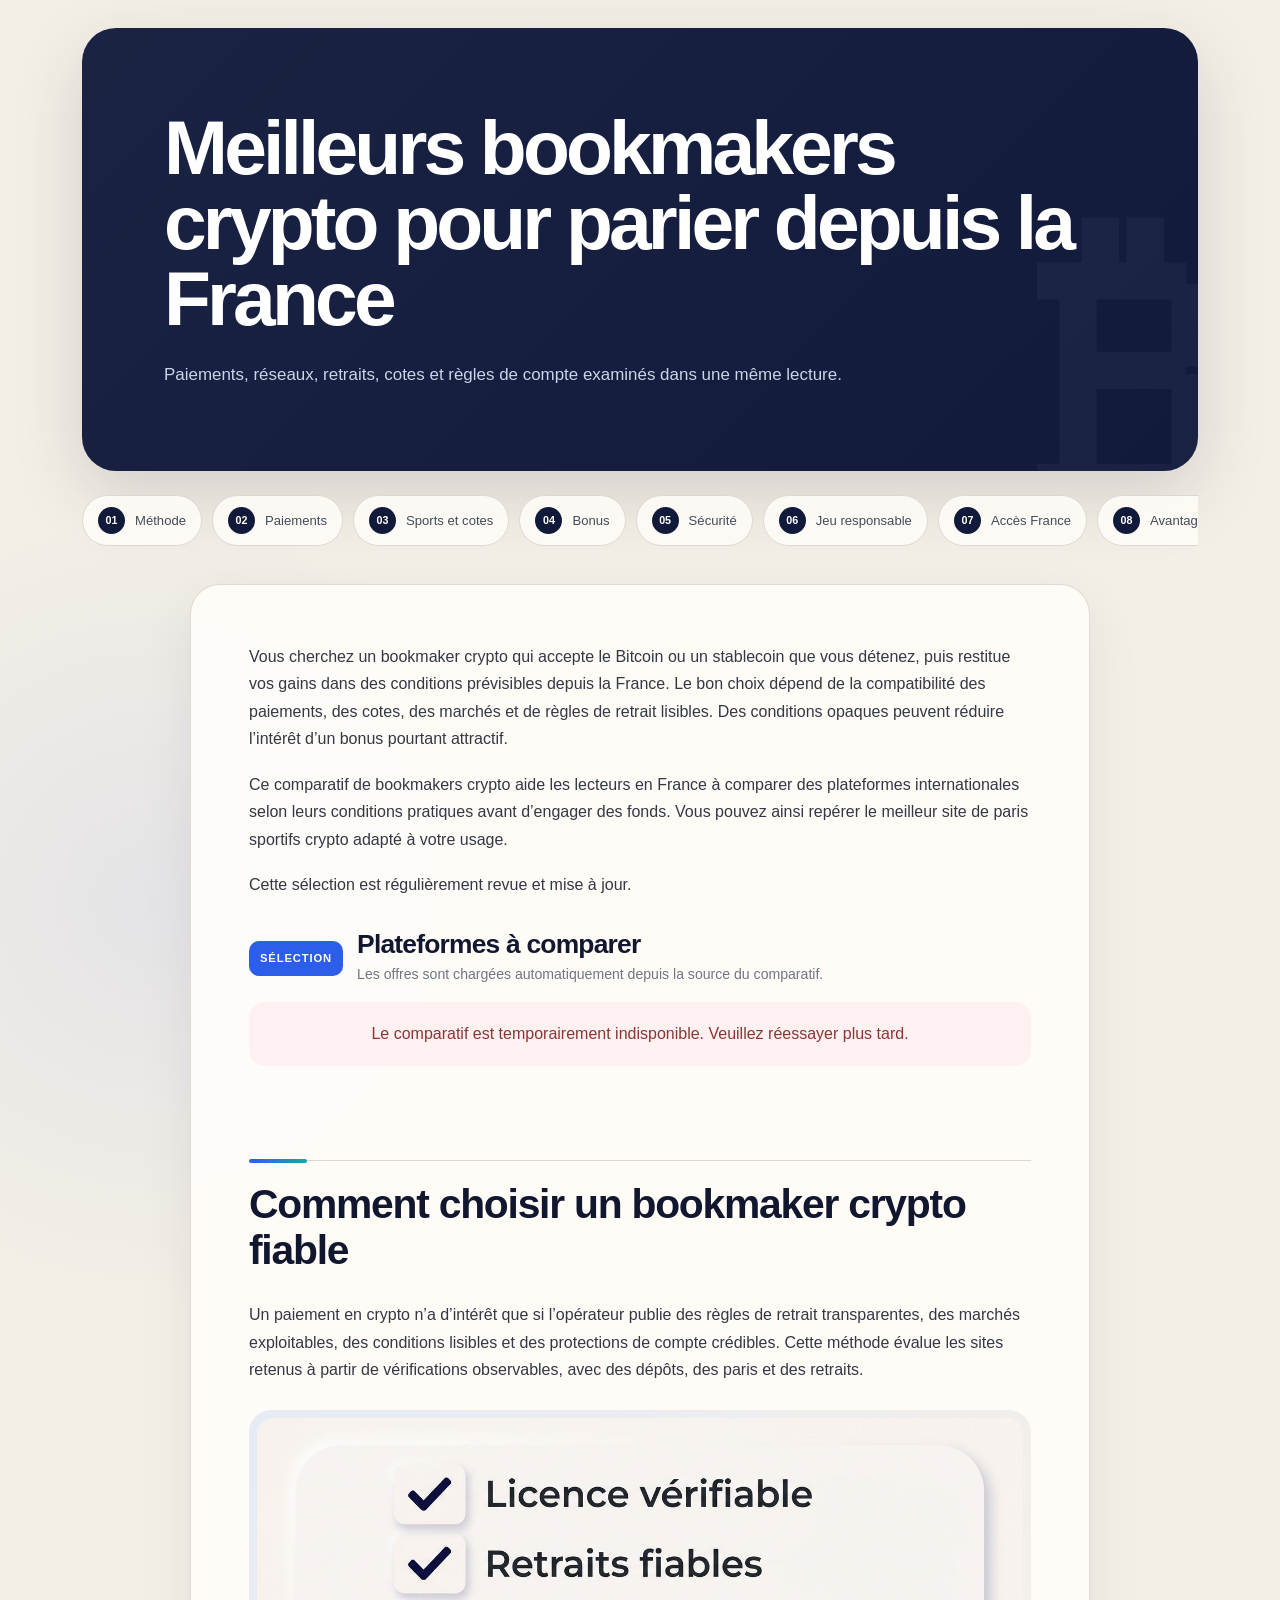
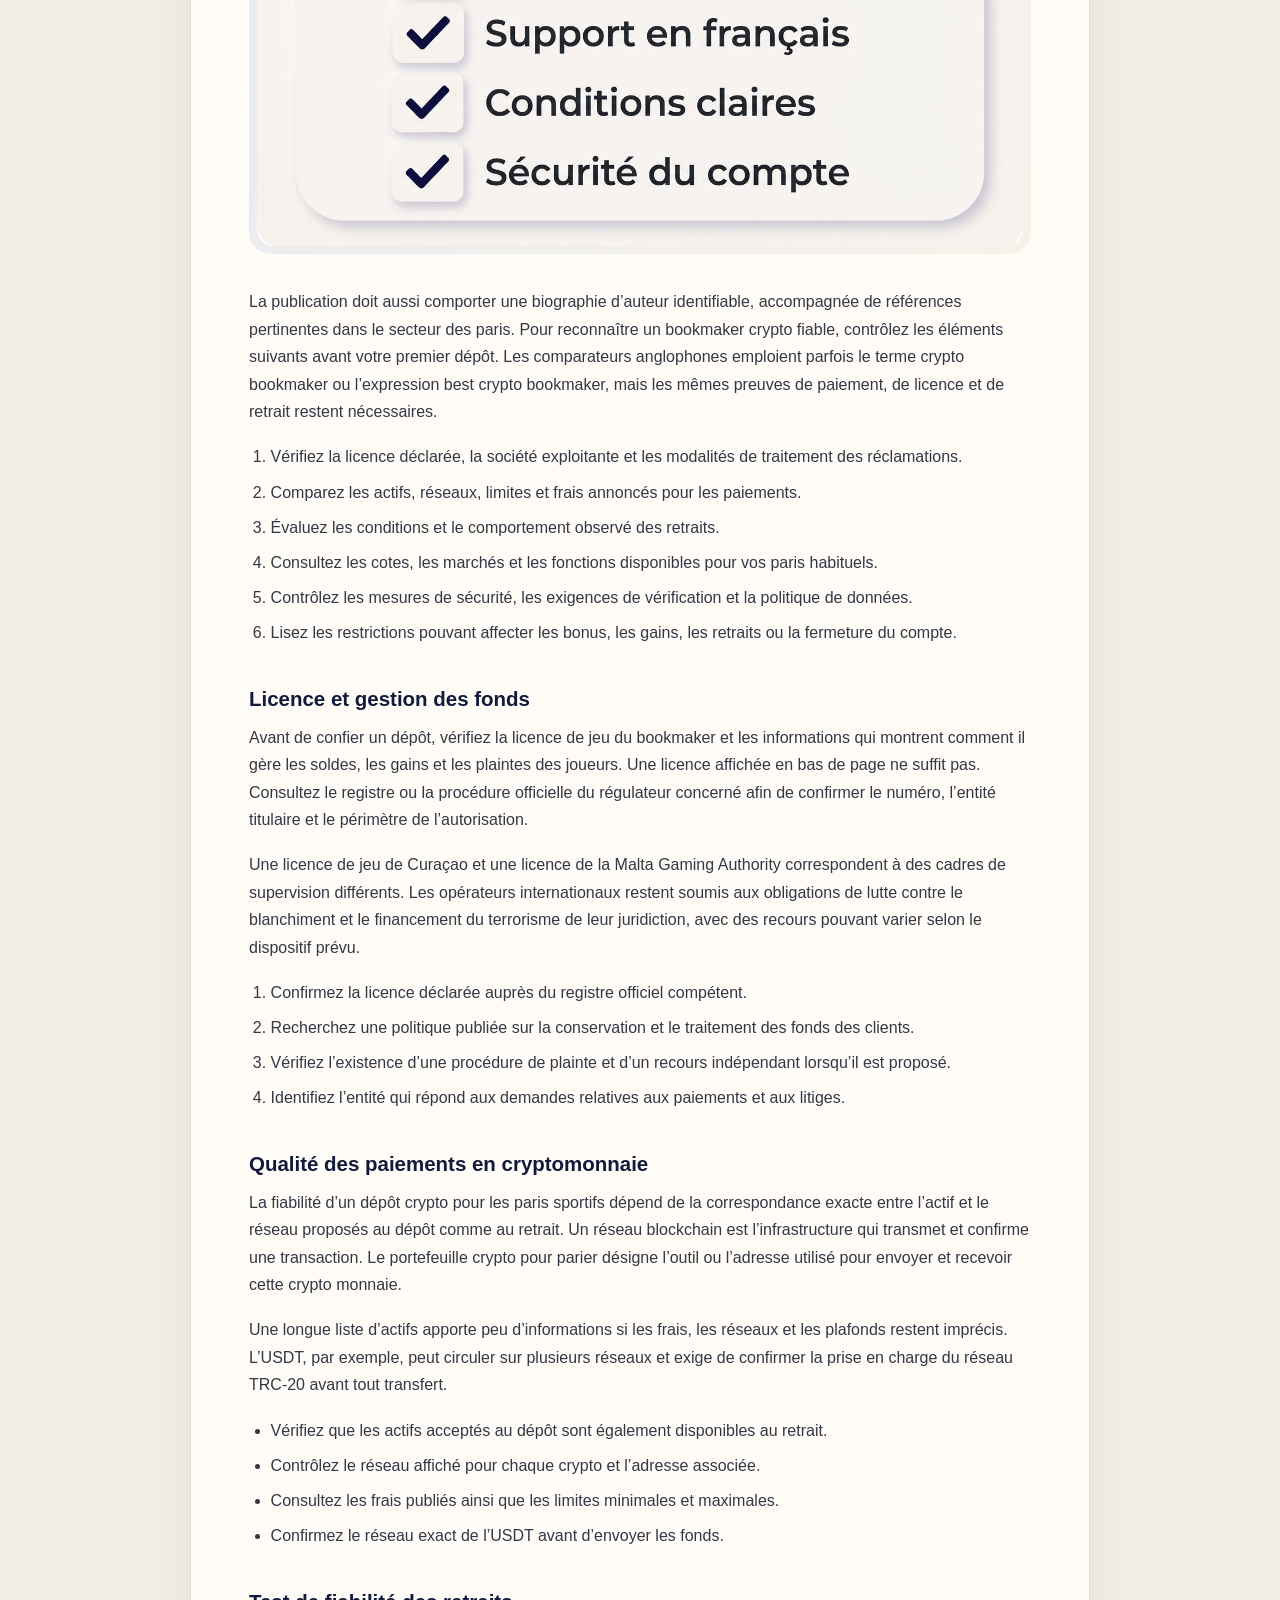
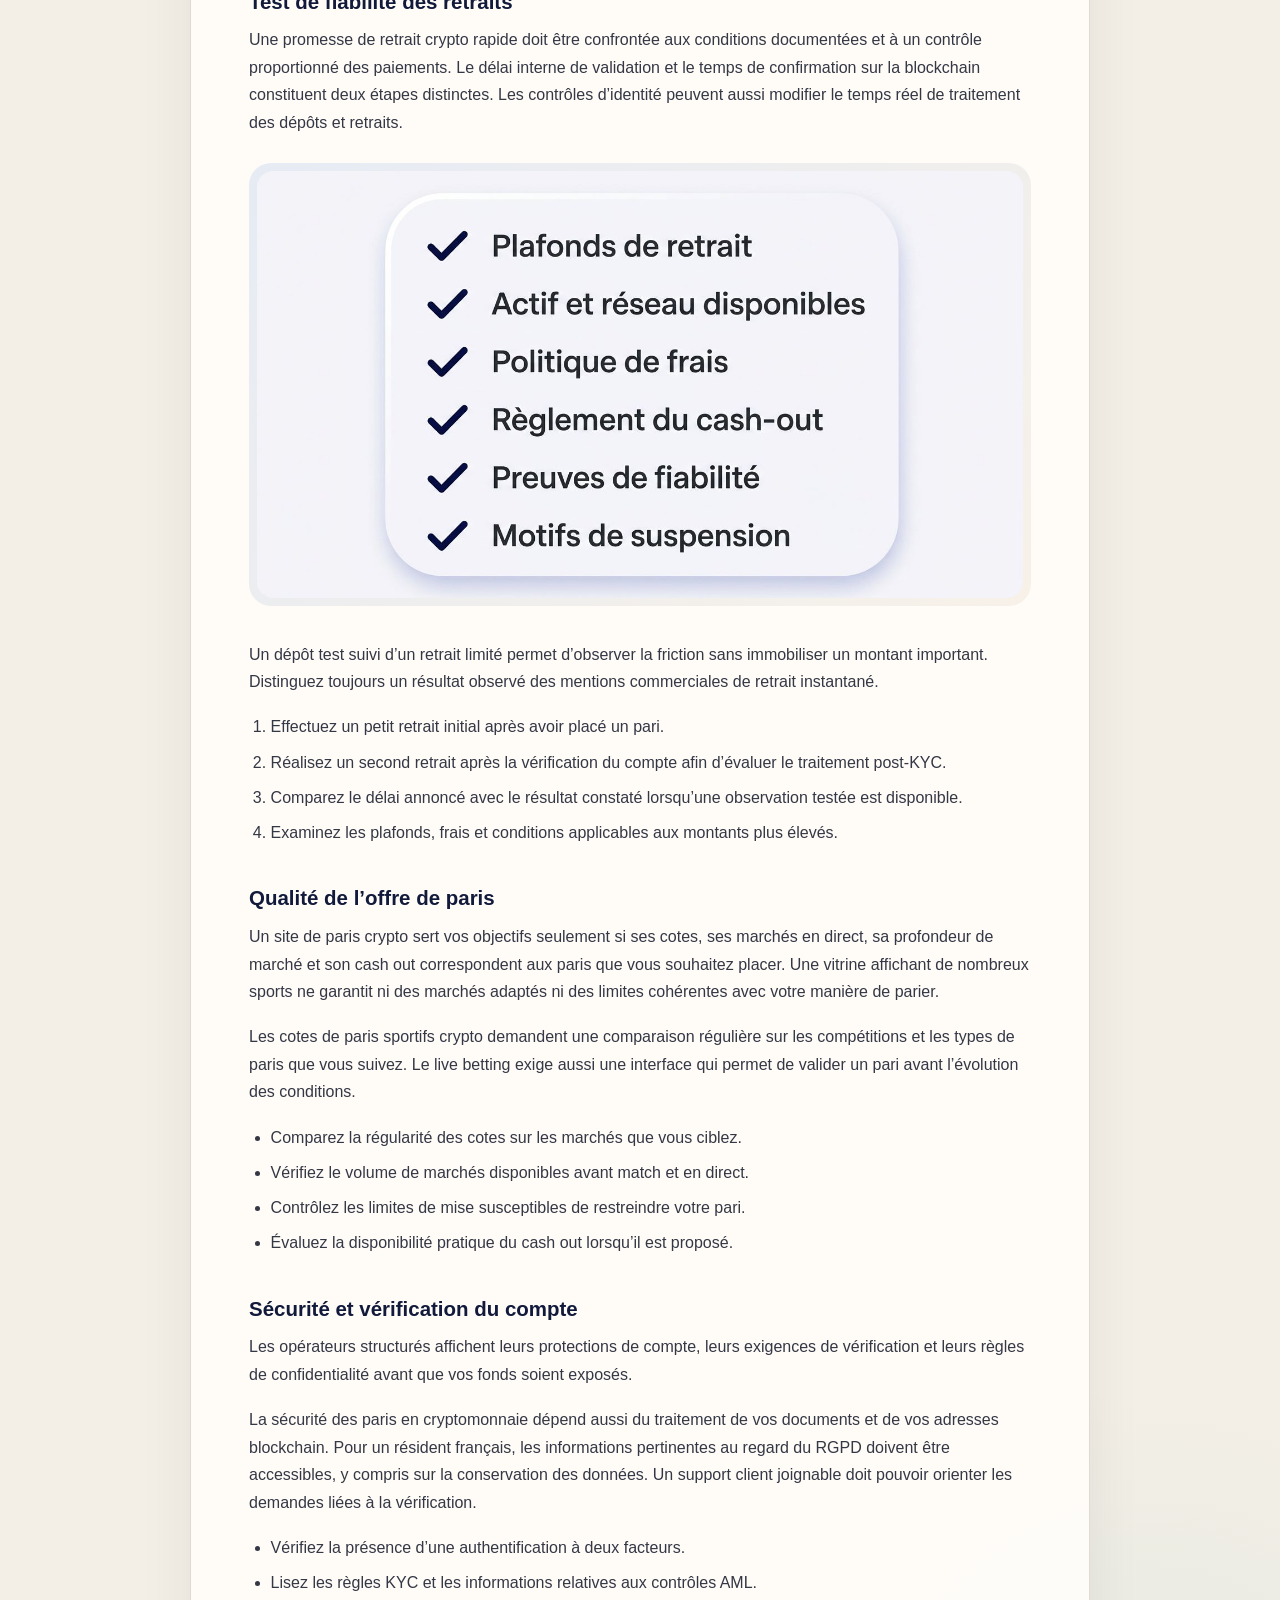
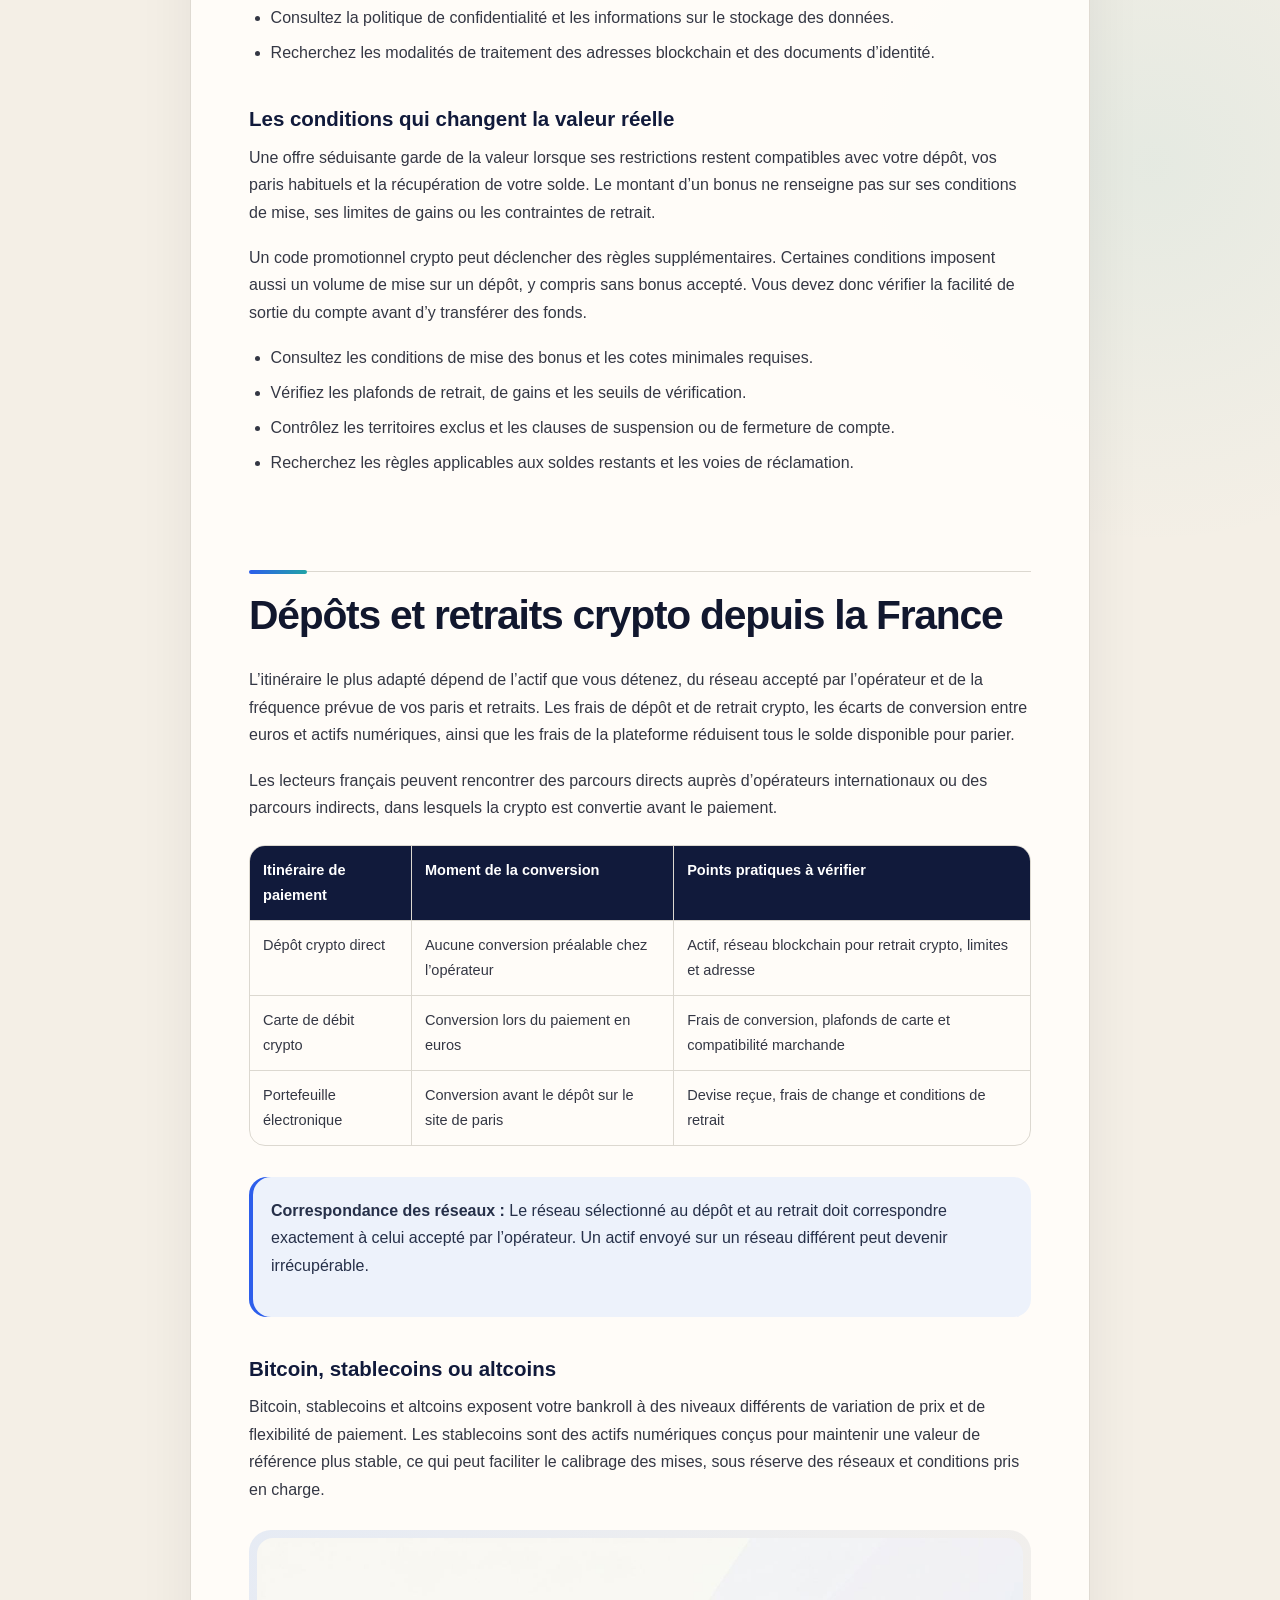
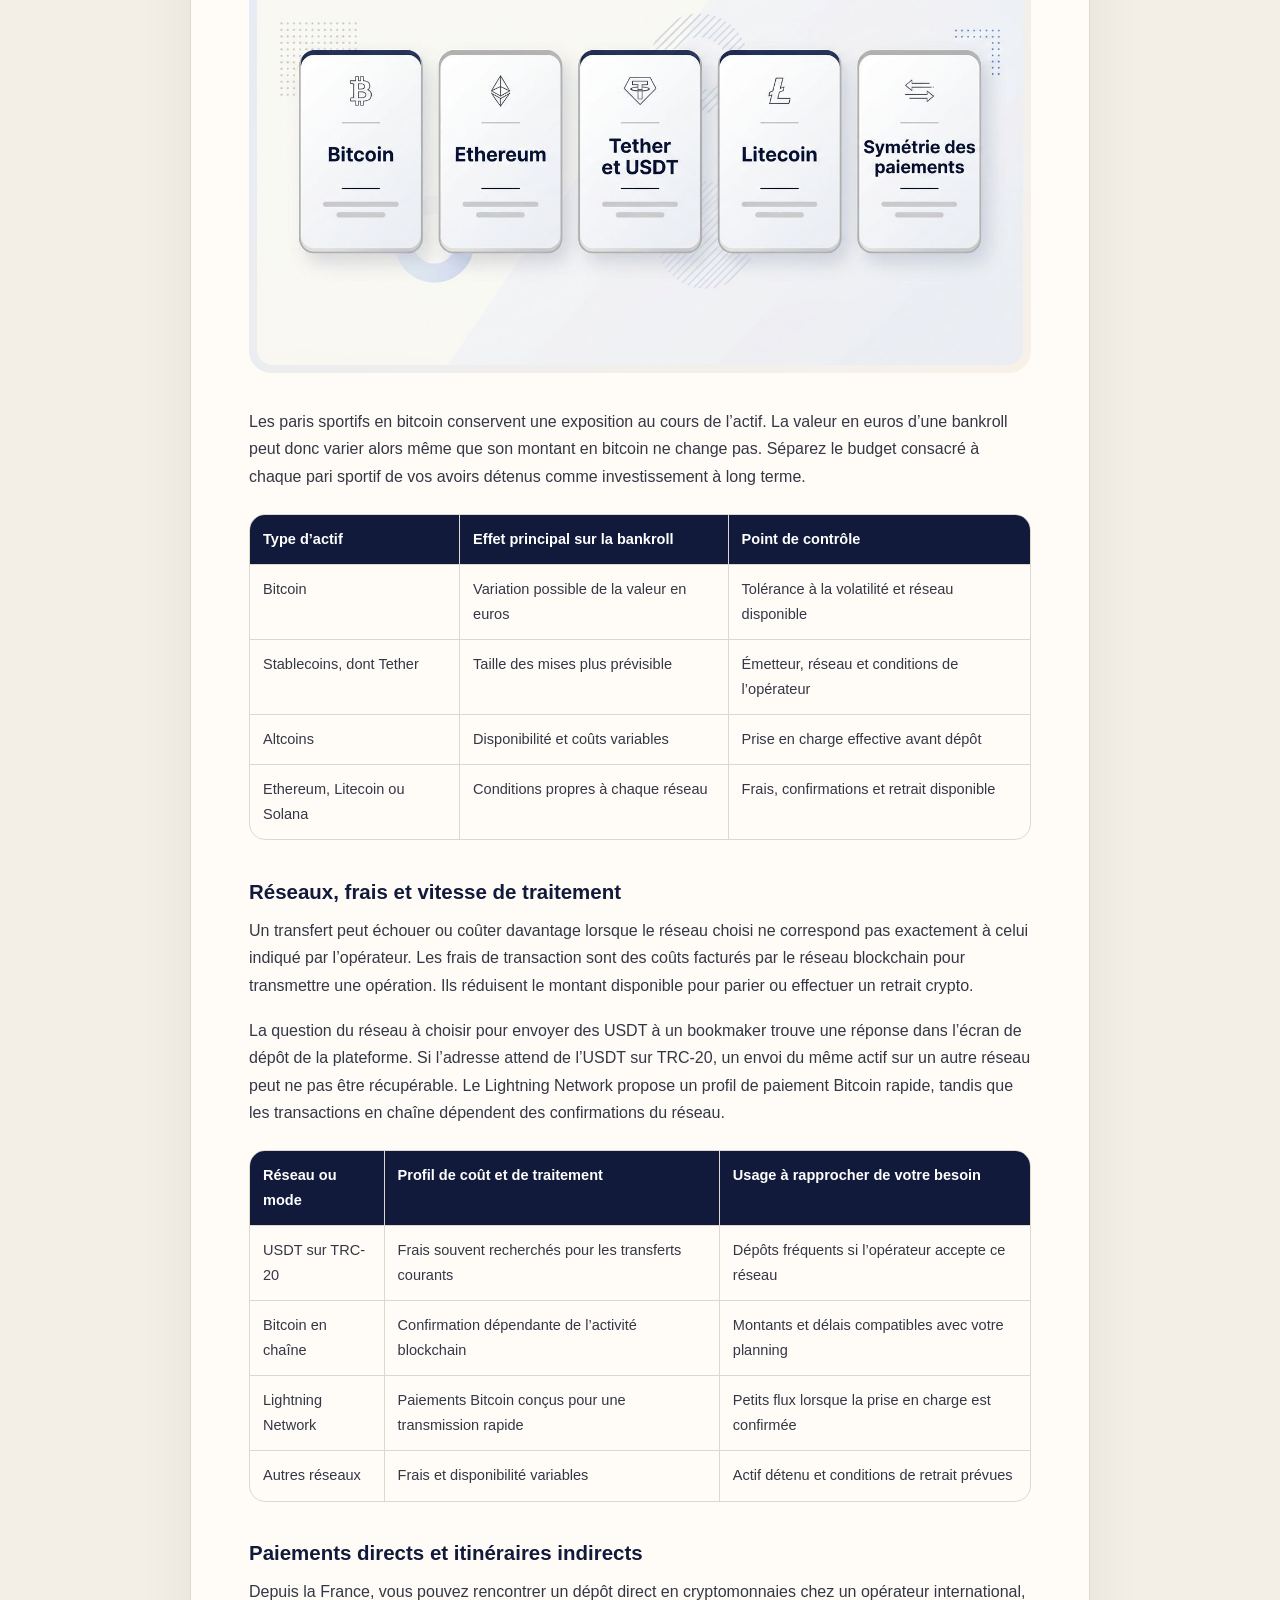
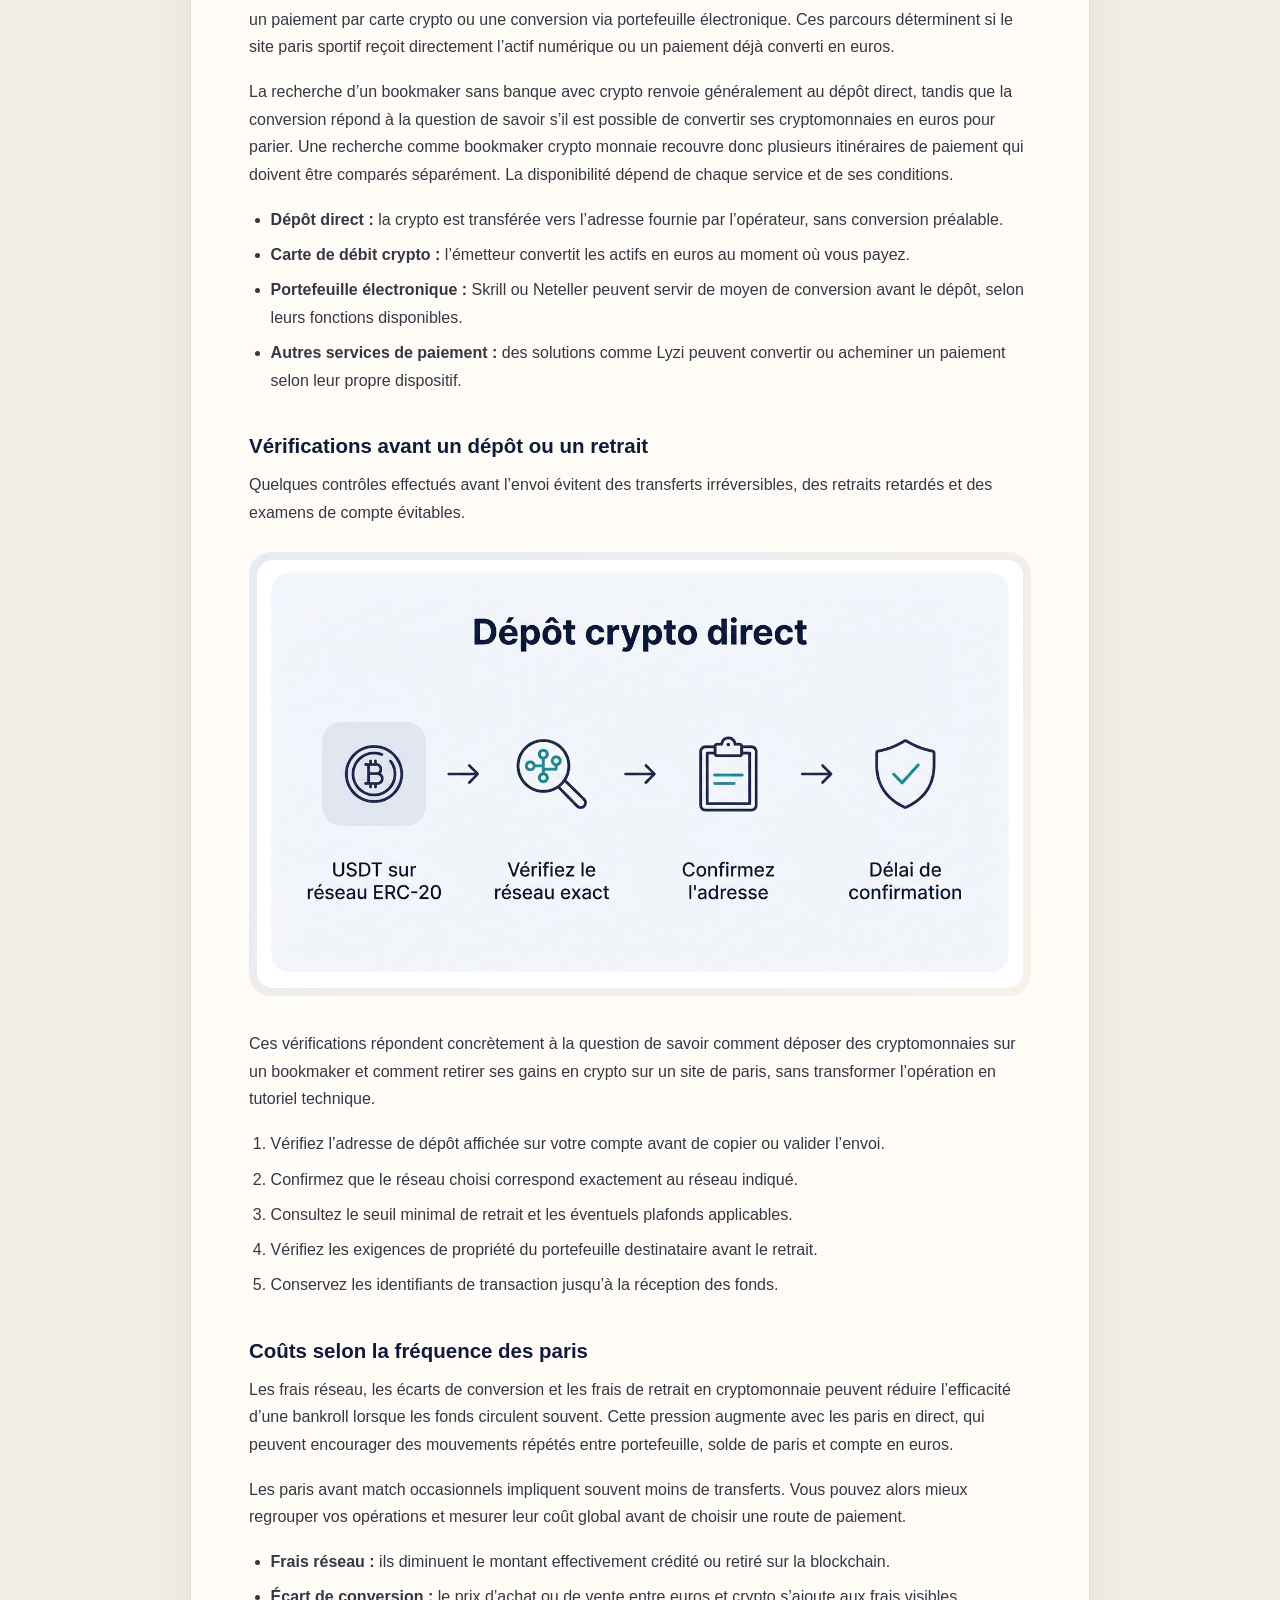
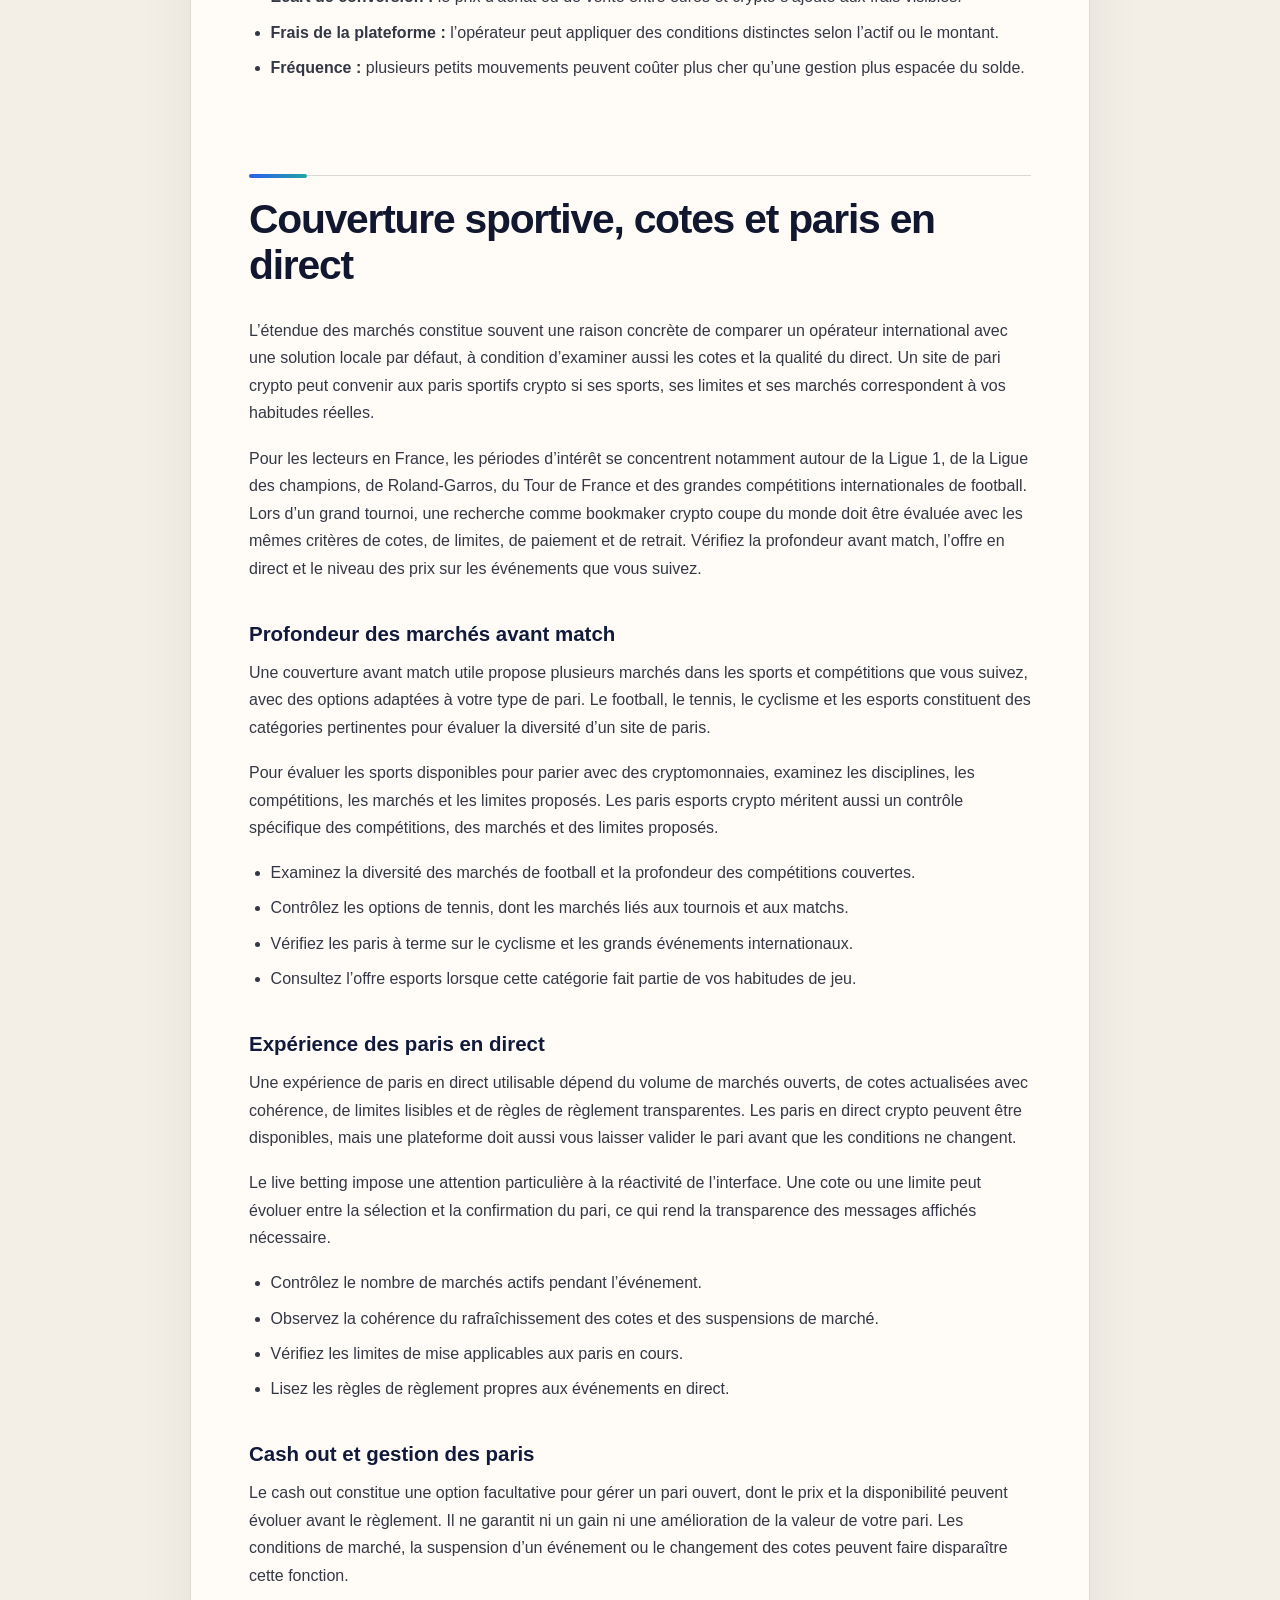
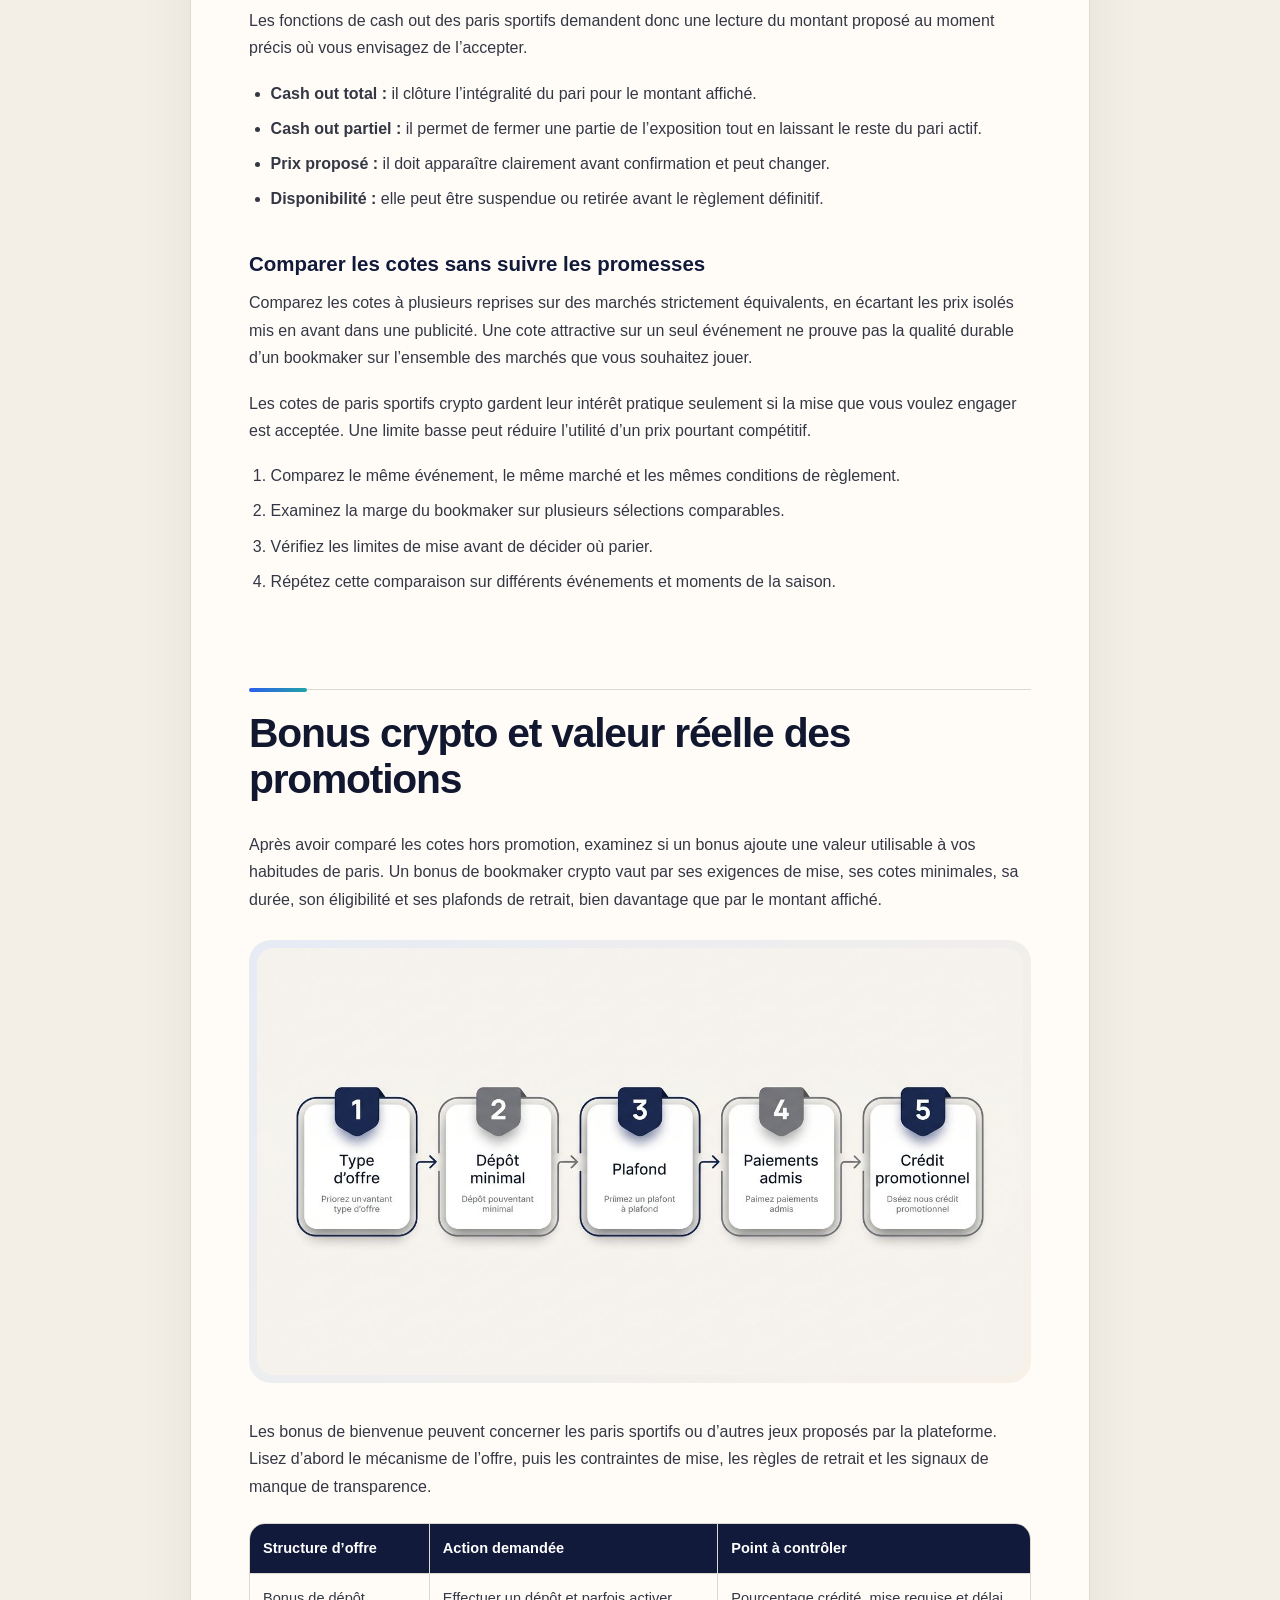
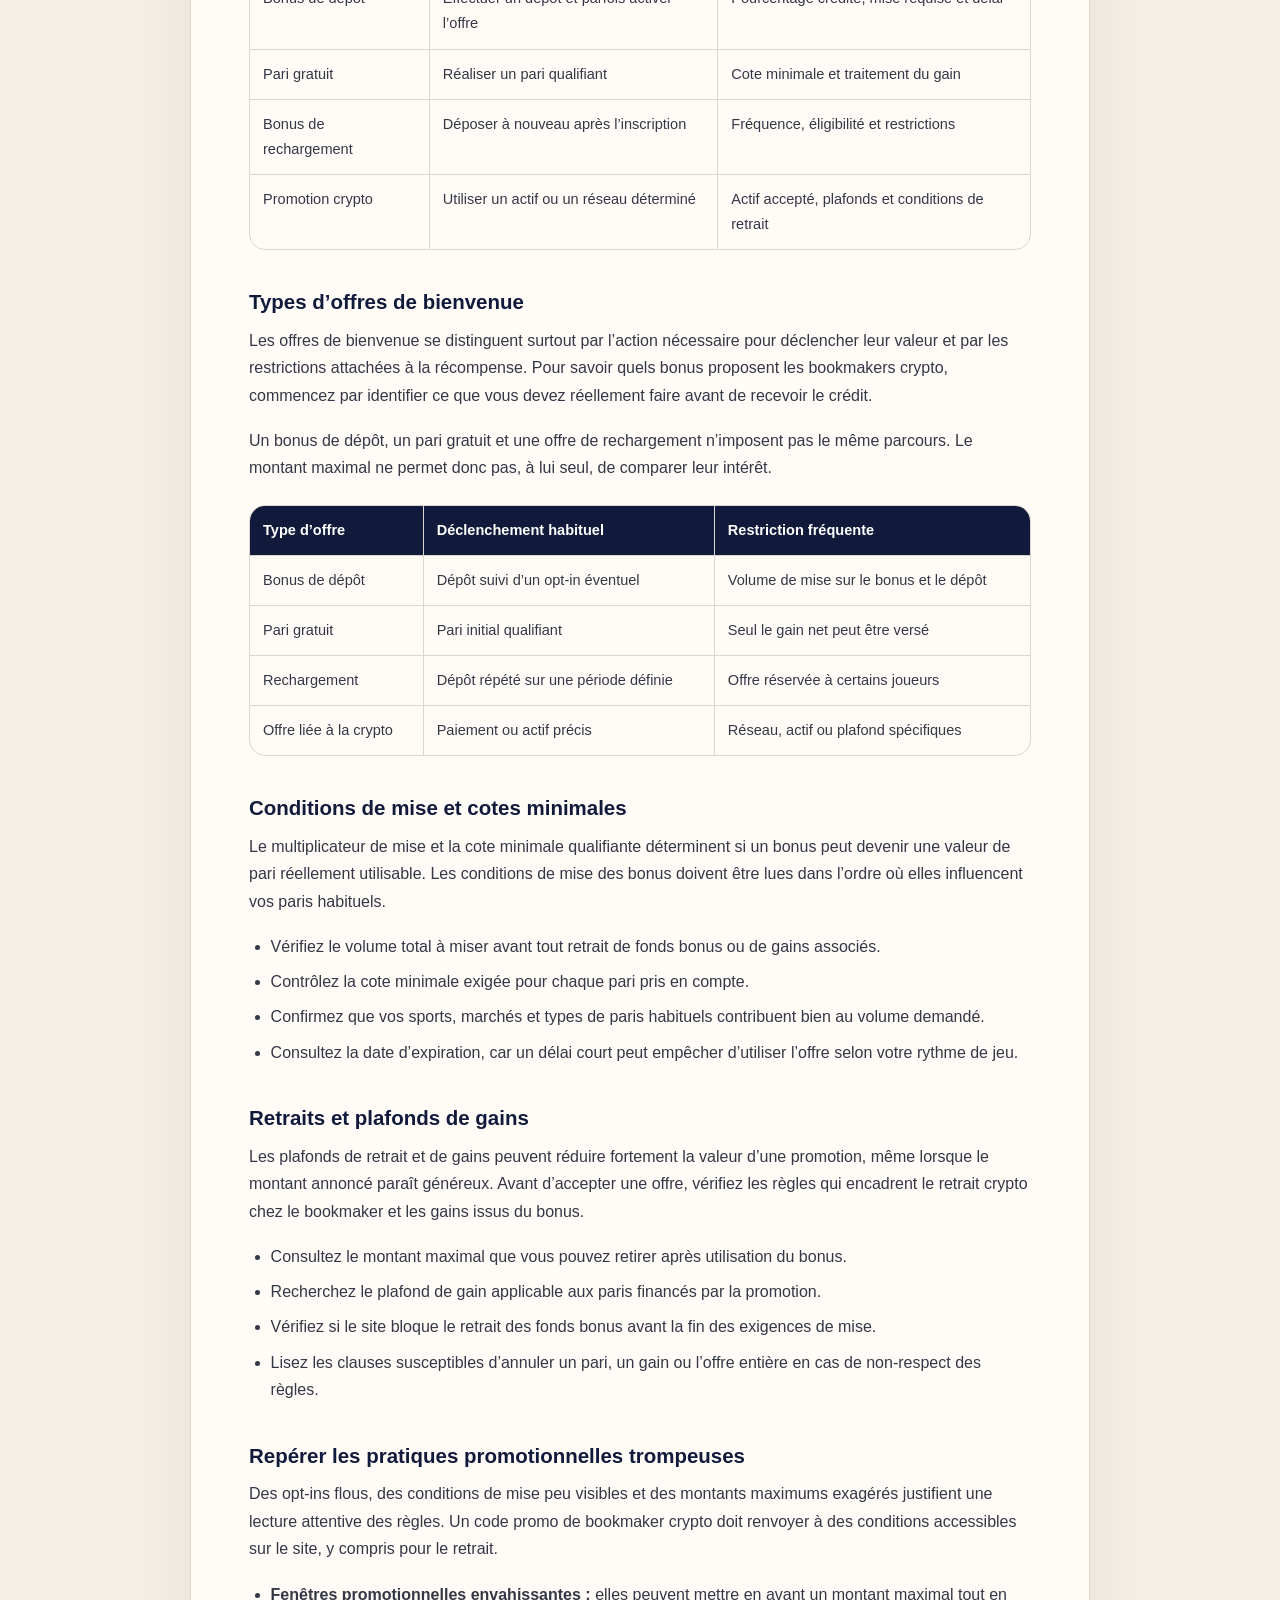
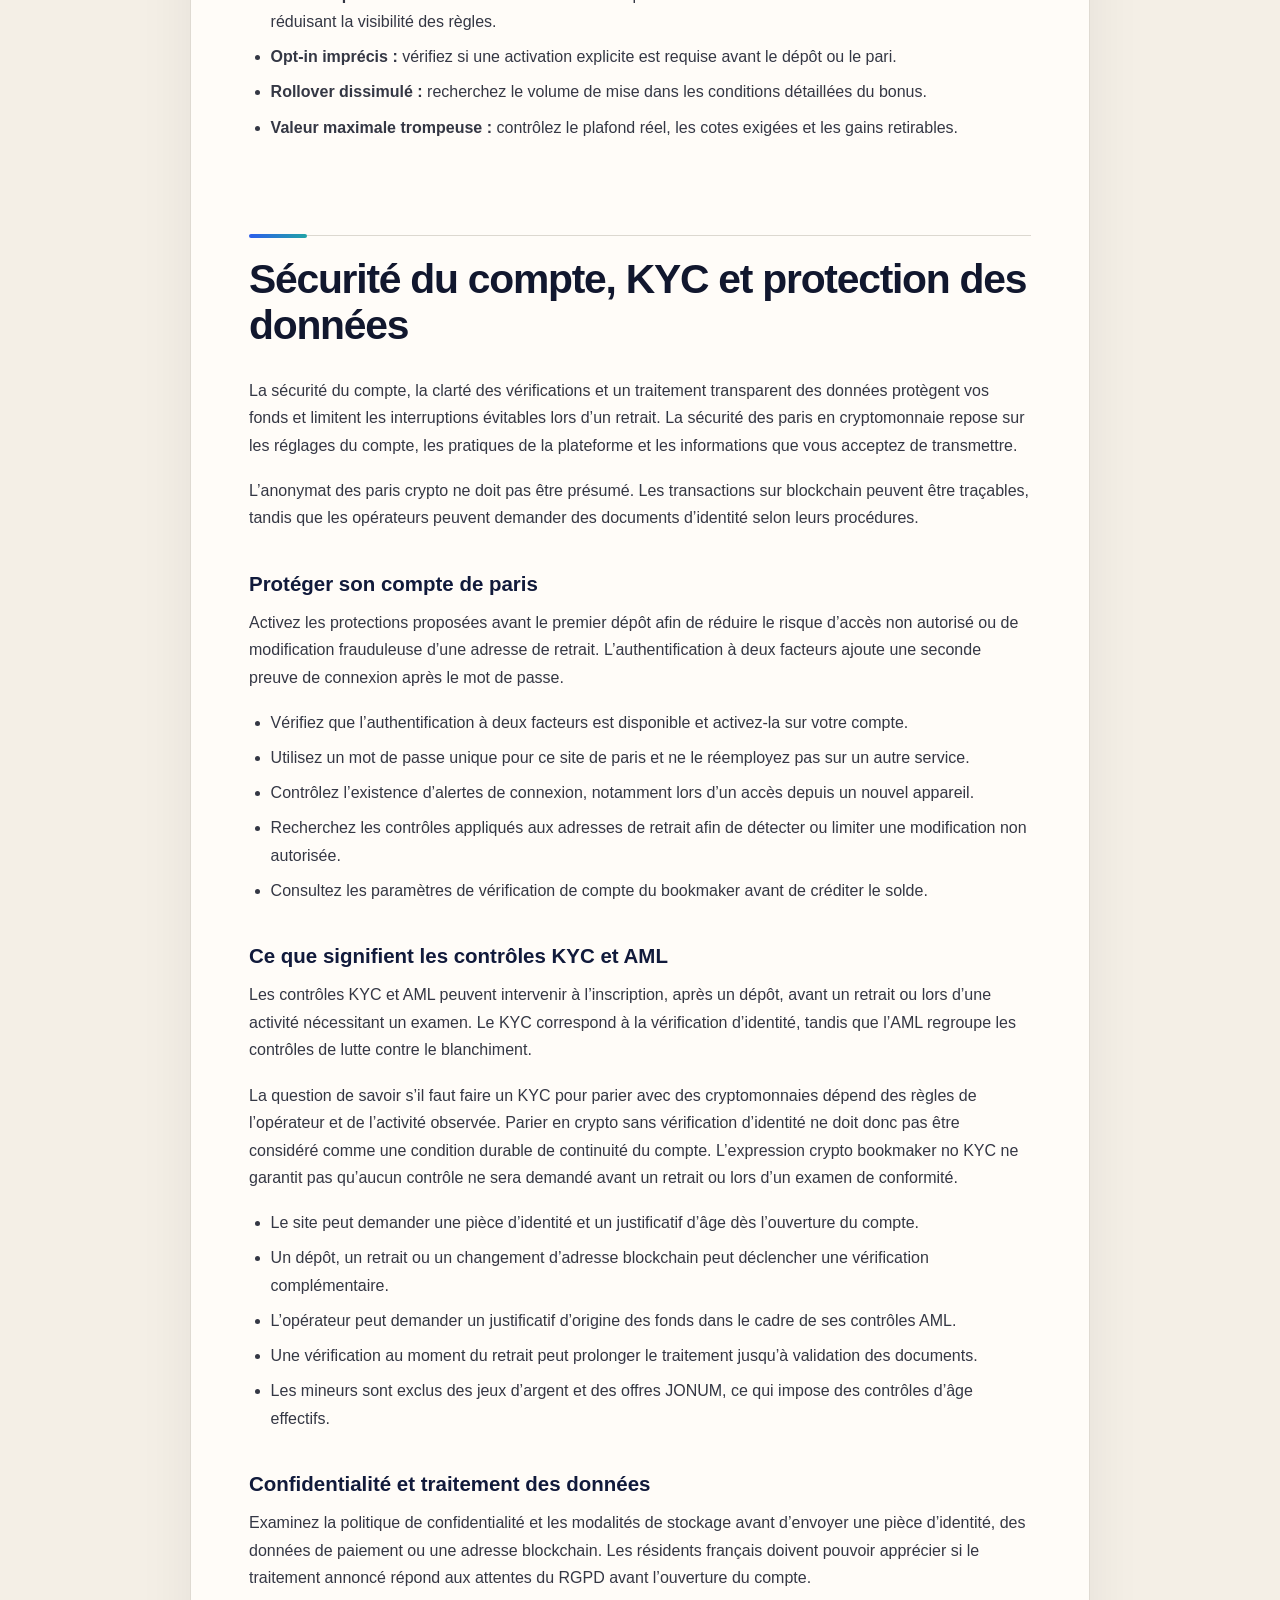
<file: public/index.html>
<!doctype html>
<html lang="fr">
<head>
<meta charset="utf-8">
<meta name="viewport" content="width=device-width,initial-scale=1">
<title>Meilleurs bookmakers crypto pour parier depuis la France</title>
<meta name="description" content="Comparatif français des plateformes de paris crypto : dépôts, retraits, réseaux, cotes, bonus, KYC, sécurité, accès et gestion de bankroll.">
<meta name="theme-color" content="#10162f">
<meta property="og:type" content="article">
<meta property="og:title" content="Meilleurs bookmakers crypto pour parier depuis la France">
<meta property="og:description" content="Comparatif français des plateformes de paris crypto : dépôts, retraits, réseaux, cotes, bonus, KYC, sécurité, accès et gestion de bankroll.">
<meta property="og:image" content="assets/images/depot-crypto-direct-usdt-erc20.jpg">
<link rel="icon" href="/favicon.ico" sizes="any">
<link rel="icon" type="image/png" href="/favicon.png">
<link rel="stylesheet" href="assets/css/site.css">
</head>
<body data-schema-kind="article" data-schema-headline="Meilleurs bookmakers crypto pour parier depuis la France" data-schema-description="Comparatif français des plateformes de paris crypto : dépôts, retraits, réseaux, cotes, bonus, KYC, sécurité, accès et gestion de bankroll." data-schema-image="assets/images/depot-crypto-direct-usdt-erc20.jpg">
<a class="skip-link" href="#content">Aller au contenu</a>
<main>
  <section class="hero">
    <h1>Meilleurs bookmakers crypto pour parier depuis la France</h1>
    <p class="hero-summary">Paiements, réseaux, retraits, cotes et règles de compte examinés dans une même lecture.</p>
  </section>
  <nav class="section-nav" aria-label="Sommaire"><a href="#comment-choisir-un-bookmaker-crypto-fiable"><span>01</span>Méthode</a><a href="#depots-et-retraits-crypto-depuis-la-france"><span>02</span>Paiements</a><a href="#couverture-sportive-cotes-et-paris-en-direct"><span>03</span>Sports et cotes</a><a href="#bonus-crypto-et-valeur-reelle-des-promotions"><span>04</span>Bonus</a><a href="#securite-du-compte-kyc-et-protection-des-donnees"><span>05</span>Sécurité</a><a href="#outils-pour-des-paris-crypto-responsables"><span>06</span>Jeu responsable</a><a href="#paris-crypto-en-france-et-conditions-d-acces"><span>07</span>Accès France</a><a href="#avantages-et-risques-d-un-bookmaker-crypto"><span>08</span>Avantages et risques</a><a href="#les-points-a-retenir-avant-de-choisir"><span>09</span>Synthèse</a><a href="#choisissez-un-site-de-paris-crypto-adapte-a-vos-besoins"><span>10</span>Choix final</a><a href="#questions-frequentes-sur-les-bookmakers-crypto-en-france"><span>11</span>FAQ</a></nav>
  <article id="content" class="article-shell">
<p>Vous cherchez un bookmaker crypto qui accepte le Bitcoin ou un stablecoin que vous détenez, puis restitue vos gains dans des conditions prévisibles depuis la France. Le bon choix dépend de la compatibilité des paiements, des cotes, des marchés et de règles de retrait lisibles. Des conditions opaques peuvent réduire l’intérêt d’un bonus pourtant attractif.</p>
<p>Ce comparatif de bookmakers crypto aide les lecteurs en France à comparer des plateformes internationales selon leurs conditions pratiques avant d’engager des fonds. Vous pouvez ainsi repérer le meilleur site de paris sportifs crypto adapté à votre usage.</p>
<p>Cette sélection est régulièrement revue et mise à jour.</p>

<section aria-labelledby="ranking-title" class="ranking-block">
<div class="ranking-intro">
<span class="eyebrow">Sélection</span>
<h2 id="ranking-title">Plateformes à comparer</h2>
<p>Les offres sont chargées automatiquement depuis la source du comparatif.</p>
</div>
<div aria-live="polite" class="ranking-list" id="affiliate-table">
<div class="rank-card skeleton-card"><div class="skeleton rank-s"></div><div class="skeleton logo-s"></div><div class="skeleton text-s"></div><div class="skeleton bonus-s"></div><div class="skeleton button-s"></div></div>
<div class="rank-card skeleton-card"><div class="skeleton rank-s"></div><div class="skeleton logo-s"></div><div class="skeleton text-s"></div><div class="skeleton bonus-s"></div><div class="skeleton button-s"></div></div>
<div class="rank-card skeleton-card"><div class="skeleton rank-s"></div><div class="skeleton logo-s"></div><div class="skeleton text-s"></div><div class="skeleton bonus-s"></div><div class="skeleton button-s"></div></div>
</div>
</section>
<h2 id="comment-choisir-un-bookmaker-crypto-fiable">Comment choisir un bookmaker crypto fiable</h2>
<p>Un paiement en crypto n’a d’intérêt que si l’opérateur publie des règles de retrait transparentes, des marchés exploitables, des conditions lisibles et des protections de compte crédibles. Cette méthode évalue les sites retenus à partir de vérifications observables, avec des dépôts, des paris et des retraits.</p><figure class="editorial-visual"><img alt="Critères pour évaluer la fiabilité des paiements, la valeur des cotes, la continuité d’accès, le support et les contrôles du compte." decoding="async" fetchpriority="high" height="768" loading="eager" src="assets/images/evaluation-risque-valeur-bookmaker-crypto.jpg" width="1376"/></figure>
<p>La publication doit aussi comporter une biographie d’auteur identifiable, accompagnée de références pertinentes dans le secteur des paris. Pour reconnaître un bookmaker crypto fiable, contrôlez les éléments suivants avant votre premier dépôt. Les comparateurs anglophones emploient parfois le terme crypto bookmaker ou l’expression best crypto bookmaker, mais les mêmes preuves de paiement, de licence et de retrait restent nécessaires.</p>
<ol>
<li>Vérifiez la licence déclarée, la société exploitante et les modalités de traitement des réclamations.</li>
<li>Comparez les actifs, réseaux, limites et frais annoncés pour les paiements.</li>
<li>Évaluez les conditions et le comportement observé des retraits.</li>
<li>Consultez les cotes, les marchés et les fonctions disponibles pour vos paris habituels.</li>
<li>Contrôlez les mesures de sécurité, les exigences de vérification et la politique de données.</li>
<li>Lisez les restrictions pouvant affecter les bonus, les gains, les retraits ou la fermeture du compte.</li>
</ol>
<h3 id="licence-et-gestion-des-fonds">Licence et gestion des fonds</h3>
<p>Avant de confier un dépôt, vérifiez la licence de jeu du bookmaker et les informations qui montrent comment il gère les soldes, les gains et les plaintes des joueurs. Une licence affichée en bas de page ne suffit pas. Consultez le registre ou la procédure officielle du régulateur concerné afin de confirmer le numéro, l’entité titulaire et le périmètre de l’autorisation.</p>
<p>Une licence de jeu de Curaçao et une licence de la Malta Gaming Authority correspondent à des cadres de supervision différents. Les opérateurs internationaux restent soumis aux obligations de lutte contre le blanchiment et le financement du terrorisme de leur juridiction, avec des recours pouvant varier selon le dispositif prévu.</p>
<ol>
<li>Confirmez la licence déclarée auprès du registre officiel compétent.</li>
<li>Recherchez une politique publiée sur la conservation et le traitement des fonds des clients.</li>
<li>Vérifiez l’existence d’une procédure de plainte et d’un recours indépendant lorsqu’il est proposé.</li>
<li>Identifiez l’entité qui répond aux demandes relatives aux paiements et aux litiges.</li>
</ol>
<h3 id="qualite-des-paiements-en-cryptomonnaie">Qualité des paiements en cryptomonnaie</h3>
<p>La fiabilité d’un dépôt crypto pour les paris sportifs dépend de la correspondance exacte entre l’actif et le réseau proposés au dépôt comme au retrait. Un réseau blockchain est l’infrastructure qui transmet et confirme une transaction. Le portefeuille crypto pour parier désigne l’outil ou l’adresse utilisé pour envoyer et recevoir cette crypto monnaie.</p>
<p>Une longue liste d’actifs apporte peu d’informations si les frais, les réseaux et les plafonds restent imprécis. L’USDT, par exemple, peut circuler sur plusieurs réseaux et exige de confirmer la prise en charge du réseau TRC-20 avant tout transfert.</p>
<ul>
<li>Vérifiez que les actifs acceptés au dépôt sont également disponibles au retrait.</li>
<li>Contrôlez le réseau affiché pour chaque crypto et l’adresse associée.</li>
<li>Consultez les frais publiés ainsi que les limites minimales et maximales.</li>
<li>Confirmez le réseau exact de l’USDT avant d’envoyer les fonds.</li>
</ul>
<h3 id="test-de-fiabilite-des-retraits">Test de fiabilité des retraits</h3>
<p>Une promesse de retrait crypto rapide doit être confrontée aux conditions documentées et à un contrôle proportionné des paiements. Le délai interne de validation et le temps de confirmation sur la blockchain constituent deux étapes distinctes. Les contrôles d’identité peuvent aussi modifier le temps réel de traitement des dépôts et retraits.</p><figure class="editorial-visual"><img alt="Points à vérifier concernant les plafonds, le réseau, les frais, le cash out et la fiabilité d’un retrait crypto." decoding="async" height="768" loading="lazy" src="assets/images/retraits-crypto-delais-plafonds-fiabilite.jpg" width="1376"/></figure>
<p>Un dépôt test suivi d’un retrait limité permet d’observer la friction sans immobiliser un montant important. Distinguez toujours un résultat observé des mentions commerciales de retrait instantané.</p>
<ol>
<li>Effectuez un petit retrait initial après avoir placé un pari.</li>
<li>Réalisez un second retrait après la vérification du compte afin d’évaluer le traitement post-KYC.</li>
<li>Comparez le délai annoncé avec le résultat constaté lorsqu’une observation testée est disponible.</li>
<li>Examinez les plafonds, frais et conditions applicables aux montants plus élevés.</li>
</ol>
<h3 id="qualite-de-l-offre-de-paris">Qualité de l’offre de paris</h3>
<p>Un site de paris crypto sert vos objectifs seulement si ses cotes, ses marchés en direct, sa profondeur de marché et son cash out correspondent aux paris que vous souhaitez placer. Une vitrine affichant de nombreux sports ne garantit ni des marchés adaptés ni des limites cohérentes avec votre manière de parier.</p>
<p>Les cotes de paris sportifs crypto demandent une comparaison régulière sur les compétitions et les types de paris que vous suivez. Le live betting exige aussi une interface qui permet de valider un pari avant l’évolution des conditions.</p>
<ul>
<li>Comparez la régularité des cotes sur les marchés que vous ciblez.</li>
<li>Vérifiez le volume de marchés disponibles avant match et en direct.</li>
<li>Contrôlez les limites de mise susceptibles de restreindre votre pari.</li>
<li>Évaluez la disponibilité pratique du cash out lorsqu’il est proposé.</li>
</ul>
<h3 id="securite-et-verification-du-compte">Sécurité et vérification du compte</h3>
<p>Les opérateurs structurés affichent leurs protections de compte, leurs exigences de vérification et leurs règles de confidentialité avant que vos fonds soient exposés.</p>
<p>La sécurité des paris en cryptomonnaie dépend aussi du traitement de vos documents et de vos adresses blockchain. Pour un résident français, les informations pertinentes au regard du RGPD doivent être accessibles, y compris sur la conservation des données. Un support client joignable doit pouvoir orienter les demandes liées à la vérification.</p>
<ul>
<li>Vérifiez la présence d’une authentification à deux facteurs.</li>
<li>Lisez les règles KYC et les informations relatives aux contrôles AML.</li>
<li>Consultez la politique de confidentialité et les informations sur le stockage des données.</li>
<li>Recherchez les modalités de traitement des adresses blockchain et des documents d’identité.</li>
</ul>
<h3 id="les-conditions-qui-changent-la-valeur-reelle">Les conditions qui changent la valeur réelle</h3>
<p>Une offre séduisante garde de la valeur lorsque ses restrictions restent compatibles avec votre dépôt, vos paris habituels et la récupération de votre solde. Le montant d’un bonus ne renseigne pas sur ses conditions de mise, ses limites de gains ou les contraintes de retrait.</p>
<p>Un code promotionnel crypto peut déclencher des règles supplémentaires. Certaines conditions imposent aussi un volume de mise sur un dépôt, y compris sans bonus accepté. Vous devez donc vérifier la facilité de sortie du compte avant d’y transférer des fonds.</p>
<ul>
<li>Consultez les conditions de mise des bonus et les cotes minimales requises.</li>
<li>Vérifiez les plafonds de retrait, de gains et les seuils de vérification.</li>
<li>Contrôlez les territoires exclus et les clauses de suspension ou de fermeture de compte.</li>
<li>Recherchez les règles applicables aux soldes restants et les voies de réclamation.</li>
</ul>
<h2 id="depots-et-retraits-crypto-depuis-la-france">Dépôts et retraits crypto depuis la France</h2>
<p>L’itinéraire le plus adapté dépend de l’actif que vous détenez, du réseau accepté par l’opérateur et de la fréquence prévue de vos paris et retraits. Les frais de dépôt et de retrait crypto, les écarts de conversion entre euros et actifs numériques, ainsi que les frais de la plateforme réduisent tous le solde disponible pour parier.</p>
<p>Les lecteurs français peuvent rencontrer des parcours directs auprès d’opérateurs internationaux ou des parcours indirects, dans lesquels la crypto est convertie avant le paiement.</p>
<table>
<thead>
<tr>
<th>Itinéraire de paiement</th>
<th>Moment de la conversion</th>
<th>Points pratiques à vérifier</th>
</tr>
</thead>
<tbody>
<tr>
<td>Dépôt crypto direct</td>
<td>Aucune conversion préalable chez l’opérateur</td>
<td>Actif, réseau blockchain pour retrait crypto, limites et adresse</td>
</tr>
<tr>
<td>Carte de débit crypto</td>
<td>Conversion lors du paiement en euros</td>
<td>Frais de conversion, plafonds de carte et compatibilité marchande</td>
</tr>
<tr>
<td>Portefeuille électronique</td>
<td>Conversion avant le dépôt sur le site de paris</td>
<td>Devise reçue, frais de change et conditions de retrait</td>
</tr>
</tbody>
</table>
<blockquote>
<p><strong>Correspondance des réseaux :</strong> Le réseau sélectionné au dépôt et au retrait doit correspondre exactement à celui accepté par l’opérateur. Un actif envoyé sur un réseau différent peut devenir irrécupérable.</p>
</blockquote>
<h3 id="bitcoin-stablecoins-ou-altcoins">Bitcoin, stablecoins ou altcoins</h3>
<p>Bitcoin, stablecoins et altcoins exposent votre bankroll à des niveaux différents de variation de prix et de flexibilité de paiement. Les stablecoins sont des actifs numériques conçus pour maintenir une valeur de référence plus stable, ce qui peut faciliter le calibrage des mises, sous réserve des réseaux et conditions pris en charge.</p><figure class="editorial-visual"><img alt="Bitcoin, Ethereum, Tether USDT et Litecoin parmi les actifs utilisés pour les paiements liés aux paris." decoding="async" height="768" loading="lazy" src="assets/images/bitcoin-ethereum-usdt-litecoin-paris.jpg" width="1376"/></figure>
<p>Les paris sportifs en bitcoin conservent une exposition au cours de l’actif. La valeur en euros d’une bankroll peut donc varier alors même que son montant en bitcoin ne change pas. Séparez le budget consacré à chaque pari sportif de vos avoirs détenus comme investissement à long terme.</p>
<table>
<thead>
<tr>
<th>Type d’actif</th>
<th>Effet principal sur la bankroll</th>
<th>Point de contrôle</th>
</tr>
</thead>
<tbody>
<tr>
<td>Bitcoin</td>
<td>Variation possible de la valeur en euros</td>
<td>Tolérance à la volatilité et réseau disponible</td>
</tr>
<tr>
<td>Stablecoins, dont Tether</td>
<td>Taille des mises plus prévisible</td>
<td>Émetteur, réseau et conditions de l’opérateur</td>
</tr>
<tr>
<td>Altcoins</td>
<td>Disponibilité et coûts variables</td>
<td>Prise en charge effective avant dépôt</td>
</tr>
<tr>
<td>Ethereum, Litecoin ou Solana</td>
<td>Conditions propres à chaque réseau</td>
<td>Frais, confirmations et retrait disponible</td>
</tr>
</tbody>
</table>
<h3 id="reseaux-frais-et-vitesse-de-traitement">Réseaux, frais et vitesse de traitement</h3>
<p>Un transfert peut échouer ou coûter davantage lorsque le réseau choisi ne correspond pas exactement à celui indiqué par l’opérateur. Les frais de transaction sont des coûts facturés par le réseau blockchain pour transmettre une opération. Ils réduisent le montant disponible pour parier ou effectuer un retrait crypto.</p>
<p>La question du réseau à choisir pour envoyer des USDT à un bookmaker trouve une réponse dans l’écran de dépôt de la plateforme. Si l’adresse attend de l’USDT sur TRC-20, un envoi du même actif sur un autre réseau peut ne pas être récupérable. Le Lightning Network propose un profil de paiement Bitcoin rapide, tandis que les transactions en chaîne dépendent des confirmations du réseau.</p>
<table>
<thead>
<tr>
<th>Réseau ou mode</th>
<th>Profil de coût et de traitement</th>
<th>Usage à rapprocher de votre besoin</th>
</tr>
</thead>
<tbody>
<tr>
<td>USDT sur TRC-20</td>
<td>Frais souvent recherchés pour les transferts courants</td>
<td>Dépôts fréquents si l’opérateur accepte ce réseau</td>
</tr>
<tr>
<td>Bitcoin en chaîne</td>
<td>Confirmation dépendante de l’activité blockchain</td>
<td>Montants et délais compatibles avec votre planning</td>
</tr>
<tr>
<td>Lightning Network</td>
<td>Paiements Bitcoin conçus pour une transmission rapide</td>
<td>Petits flux lorsque la prise en charge est confirmée</td>
</tr>
<tr>
<td>Autres réseaux</td>
<td>Frais et disponibilité variables</td>
<td>Actif détenu et conditions de retrait prévues</td>
</tr>
</tbody>
</table>
<h3 id="paiements-directs-et-itineraires-indirects">Paiements directs et itinéraires indirects</h3>
<p>Depuis la France, vous pouvez rencontrer un dépôt direct en cryptomonnaies chez un opérateur international, un paiement par carte crypto ou une conversion via portefeuille électronique. Ces parcours déterminent si le site paris sportif reçoit directement l’actif numérique ou un paiement déjà converti en euros.</p>
<p>La recherche d’un bookmaker sans banque avec crypto renvoie généralement au dépôt direct, tandis que la conversion répond à la question de savoir s’il est possible de convertir ses cryptomonnaies en euros pour parier. Une recherche comme bookmaker crypto monnaie recouvre donc plusieurs itinéraires de paiement qui doivent être comparés séparément. La disponibilité dépend de chaque service et de ses conditions.</p>
<ul>
<li><strong>Dépôt direct :</strong> la crypto est transférée vers l’adresse fournie par l’opérateur, sans conversion préalable.</li>
<li><strong>Carte de débit crypto :</strong> l’émetteur convertit les actifs en euros au moment où vous payez.</li>
<li><strong>Portefeuille électronique :</strong> Skrill ou Neteller peuvent servir de moyen de conversion avant le dépôt, selon leurs fonctions disponibles.</li>
<li><strong>Autres services de paiement :</strong> des solutions comme Lyzi peuvent convertir ou acheminer un paiement selon leur propre dispositif.</li>
</ul>
<h3 id="verifications-avant-un-depot-ou-un-retrait">Vérifications avant un dépôt ou un retrait</h3>
<p>Quelques contrôles effectués avant l’envoi évitent des transferts irréversibles, des retraits retardés et des examens de compte évitables.</p><figure class="editorial-visual"><img alt="Étapes à vérifier lors d’un dépôt crypto direct, de l’USDT sur le réseau jusqu’au délai de confirmation." decoding="async" height="768" loading="lazy" src="assets/images/depot-crypto-direct-usdt-erc20.jpg" width="1376"/></figure>
<p>Ces vérifications répondent concrètement à la question de savoir comment déposer des cryptomonnaies sur un bookmaker et comment retirer ses gains en crypto sur un site de paris, sans transformer l’opération en tutoriel technique.</p>
<ol>
<li>Vérifiez l’adresse de dépôt affichée sur votre compte avant de copier ou valider l’envoi.</li>
<li>Confirmez que le réseau choisi correspond exactement au réseau indiqué.</li>
<li>Consultez le seuil minimal de retrait et les éventuels plafonds applicables.</li>
<li>Vérifiez les exigences de propriété du portefeuille destinataire avant le retrait.</li>
<li>Conservez les identifiants de transaction jusqu’à la réception des fonds.</li>
</ol>
<h3 id="couts-selon-la-frequence-des-paris">Coûts selon la fréquence des paris</h3>
<p>Les frais réseau, les écarts de conversion et les frais de retrait en cryptomonnaie peuvent réduire l’efficacité d’une bankroll lorsque les fonds circulent souvent. Cette pression augmente avec les paris en direct, qui peuvent encourager des mouvements répétés entre portefeuille, solde de paris et compte en euros.</p>
<p>Les paris avant match occasionnels impliquent souvent moins de transferts. Vous pouvez alors mieux regrouper vos opérations et mesurer leur coût global avant de choisir une route de paiement.</p>
<ul>
<li><strong>Frais réseau :</strong> ils diminuent le montant effectivement crédité ou retiré sur la blockchain.</li>
<li><strong>Écart de conversion :</strong> le prix d’achat ou de vente entre euros et crypto s’ajoute aux frais visibles.</li>
<li><strong>Frais de la plateforme :</strong> l’opérateur peut appliquer des conditions distinctes selon l’actif ou le montant.</li>
<li><strong>Fréquence :</strong> plusieurs petits mouvements peuvent coûter plus cher qu’une gestion plus espacée du solde.</li>
</ul>
<h2 id="couverture-sportive-cotes-et-paris-en-direct">Couverture sportive, cotes et paris en direct</h2>
<p>L’étendue des marchés constitue souvent une raison concrète de comparer un opérateur international avec une solution locale par défaut, à condition d’examiner aussi les cotes et la qualité du direct. Un site de pari crypto peut convenir aux paris sportifs crypto si ses sports, ses limites et ses marchés correspondent à vos habitudes réelles.</p>
<p>Pour les lecteurs en France, les périodes d’intérêt se concentrent notamment autour de la Ligue 1, de la Ligue des champions, de Roland-Garros, du Tour de France et des grandes compétitions internationales de football. Lors d’un grand tournoi, une recherche comme bookmaker crypto coupe du monde doit être évaluée avec les mêmes critères de cotes, de limites, de paiement et de retrait. Vérifiez la profondeur avant match, l’offre en direct et le niveau des prix sur les événements que vous suivez.</p>
<h3 id="profondeur-des-marches-avant-match">Profondeur des marchés avant match</h3>
<p>Une couverture avant match utile propose plusieurs marchés dans les sports et compétitions que vous suivez, avec des options adaptées à votre type de pari. Le football, le tennis, le cyclisme et les esports constituent des catégories pertinentes pour évaluer la diversité d’un site de paris.</p>
<p>Pour évaluer les sports disponibles pour parier avec des cryptomonnaies, examinez les disciplines, les compétitions, les marchés et les limites proposés. Les paris esports crypto méritent aussi un contrôle spécifique des compétitions, des marchés et des limites proposés.</p>
<ul>
<li>Examinez la diversité des marchés de football et la profondeur des compétitions couvertes.</li>
<li>Contrôlez les options de tennis, dont les marchés liés aux tournois et aux matchs.</li>
<li>Vérifiez les paris à terme sur le cyclisme et les grands événements internationaux.</li>
<li>Consultez l’offre esports lorsque cette catégorie fait partie de vos habitudes de jeu.</li>
</ul>
<h3 id="experience-des-paris-en-direct">Expérience des paris en direct</h3>
<p>Une expérience de paris en direct utilisable dépend du volume de marchés ouverts, de cotes actualisées avec cohérence, de limites lisibles et de règles de règlement transparentes. Les paris en direct crypto peuvent être disponibles, mais une plateforme doit aussi vous laisser valider le pari avant que les conditions ne changent.</p>
<p>Le live betting impose une attention particulière à la réactivité de l’interface. Une cote ou une limite peut évoluer entre la sélection et la confirmation du pari, ce qui rend la transparence des messages affichés nécessaire.</p>
<ul>
<li>Contrôlez le nombre de marchés actifs pendant l’événement.</li>
<li>Observez la cohérence du rafraîchissement des cotes et des suspensions de marché.</li>
<li>Vérifiez les limites de mise applicables aux paris en cours.</li>
<li>Lisez les règles de règlement propres aux événements en direct.</li>
</ul>
<h3 id="cash-out-et-gestion-des-paris">Cash out et gestion des paris</h3>
<p>Le cash out constitue une option facultative pour gérer un pari ouvert, dont le prix et la disponibilité peuvent évoluer avant le règlement. Il ne garantit ni un gain ni une amélioration de la valeur de votre pari. Les conditions de marché, la suspension d’un événement ou le changement des cotes peuvent faire disparaître cette fonction.</p>
<p>Les fonctions de cash out des paris sportifs demandent donc une lecture du montant proposé au moment précis où vous envisagez de l’accepter.</p>
<ul>
<li><strong>Cash out total :</strong> il clôture l’intégralité du pari pour le montant affiché.</li>
<li><strong>Cash out partiel :</strong> il permet de fermer une partie de l’exposition tout en laissant le reste du pari actif.</li>
<li><strong>Prix proposé :</strong> il doit apparaître clairement avant confirmation et peut changer.</li>
<li><strong>Disponibilité :</strong> elle peut être suspendue ou retirée avant le règlement définitif.</li>
</ul>
<h3 id="comparer-les-cotes-sans-suivre-les-promesses">Comparer les cotes sans suivre les promesses</h3>
<p>Comparez les cotes à plusieurs reprises sur des marchés strictement équivalents, en écartant les prix isolés mis en avant dans une publicité. Une cote attractive sur un seul événement ne prouve pas la qualité durable d’un bookmaker sur l’ensemble des marchés que vous souhaitez jouer.</p>
<p>Les cotes de paris sportifs crypto gardent leur intérêt pratique seulement si la mise que vous voulez engager est acceptée. Une limite basse peut réduire l’utilité d’un prix pourtant compétitif.</p>
<ol>
<li>Comparez le même événement, le même marché et les mêmes conditions de règlement.</li>
<li>Examinez la marge du bookmaker sur plusieurs sélections comparables.</li>
<li>Vérifiez les limites de mise avant de décider où parier.</li>
<li>Répétez cette comparaison sur différents événements et moments de la saison.</li>
</ol>
<h2 id="bonus-crypto-et-valeur-reelle-des-promotions">Bonus crypto et valeur réelle des promotions</h2>
<p>Après avoir comparé les cotes hors promotion, examinez si un bonus ajoute une valeur utilisable à vos habitudes de paris. Un bonus de bookmaker crypto vaut par ses exigences de mise, ses cotes minimales, sa durée, son éligibilité et ses plafonds de retrait, bien davantage que par le montant affiché.</p><figure class="editorial-visual"><img alt="Éléments à comparer dans une offre promotionnelle crypto : type, dépôt minimal, plafond, paiements admis et crédit promotionnel." decoding="async" height="768" loading="lazy" src="assets/images/bonus-crypto-conditions-valeur.jpg" width="1376"/></figure>
<p>Les bonus de bienvenue peuvent concerner les paris sportifs ou d’autres jeux proposés par la plateforme. Lisez d’abord le mécanisme de l’offre, puis les contraintes de mise, les règles de retrait et les signaux de manque de transparence.</p>
<table>
<thead>
<tr>
<th>Structure d’offre</th>
<th>Action demandée</th>
<th>Point à contrôler</th>
</tr>
</thead>
<tbody>
<tr>
<td>Bonus de dépôt</td>
<td>Effectuer un dépôt et parfois activer l’offre</td>
<td>Pourcentage crédité, mise requise et délai</td>
</tr>
<tr>
<td>Pari gratuit</td>
<td>Réaliser un pari qualifiant</td>
<td>Cote minimale et traitement du gain</td>
</tr>
<tr>
<td>Bonus de rechargement</td>
<td>Déposer à nouveau après l’inscription</td>
<td>Fréquence, éligibilité et restrictions</td>
</tr>
<tr>
<td>Promotion crypto</td>
<td>Utiliser un actif ou un réseau déterminé</td>
<td>Actif accepté, plafonds et conditions de retrait</td>
</tr>
</tbody>
</table>
<h3 id="types-d-offres-de-bienvenue">Types d’offres de bienvenue</h3>
<p>Les offres de bienvenue se distinguent surtout par l’action nécessaire pour déclencher leur valeur et par les restrictions attachées à la récompense. Pour savoir quels bonus proposent les bookmakers crypto, commencez par identifier ce que vous devez réellement faire avant de recevoir le crédit.</p>
<p>Un bonus de dépôt, un pari gratuit et une offre de rechargement n’imposent pas le même parcours. Le montant maximal ne permet donc pas, à lui seul, de comparer leur intérêt.</p>
<table>
<thead>
<tr>
<th>Type d’offre</th>
<th>Déclenchement habituel</th>
<th>Restriction fréquente</th>
</tr>
</thead>
<tbody>
<tr>
<td>Bonus de dépôt</td>
<td>Dépôt suivi d’un opt-in éventuel</td>
<td>Volume de mise sur le bonus et le dépôt</td>
</tr>
<tr>
<td>Pari gratuit</td>
<td>Pari initial qualifiant</td>
<td>Seul le gain net peut être versé</td>
</tr>
<tr>
<td>Rechargement</td>
<td>Dépôt répété sur une période définie</td>
<td>Offre réservée à certains joueurs</td>
</tr>
<tr>
<td>Offre liée à la crypto</td>
<td>Paiement ou actif précis</td>
<td>Réseau, actif ou plafond spécifiques</td>
</tr>
</tbody>
</table>
<h3 id="conditions-de-mise-et-cotes-minimales">Conditions de mise et cotes minimales</h3>
<p>Le multiplicateur de mise et la cote minimale qualifiante déterminent si un bonus peut devenir une valeur de pari réellement utilisable. Les conditions de mise des bonus doivent être lues dans l’ordre où elles influencent vos paris habituels.</p>
<ul>
<li>Vérifiez le volume total à miser avant tout retrait de fonds bonus ou de gains associés.</li>
<li>Contrôlez la cote minimale exigée pour chaque pari pris en compte.</li>
<li>Confirmez que vos sports, marchés et types de paris habituels contribuent bien au volume demandé.</li>
<li>Consultez la date d’expiration, car un délai court peut empêcher d’utiliser l’offre selon votre rythme de jeu.</li>
</ul>
<h3 id="retraits-et-plafonds-de-gains">Retraits et plafonds de gains</h3>
<p>Les plafonds de retrait et de gains peuvent réduire fortement la valeur d’une promotion, même lorsque le montant annoncé paraît généreux. Avant d’accepter une offre, vérifiez les règles qui encadrent le retrait crypto chez le bookmaker et les gains issus du bonus.</p>
<ul>
<li>Consultez le montant maximal que vous pouvez retirer après utilisation du bonus.</li>
<li>Recherchez le plafond de gain applicable aux paris financés par la promotion.</li>
<li>Vérifiez si le site bloque le retrait des fonds bonus avant la fin des exigences de mise.</li>
<li>Lisez les clauses susceptibles d’annuler un pari, un gain ou l’offre entière en cas de non-respect des règles.</li>
</ul>
<h3 id="reperer-les-pratiques-promotionnelles-trompeuses">Repérer les pratiques promotionnelles trompeuses</h3>
<p>Des opt-ins flous, des conditions de mise peu visibles et des montants maximums exagérés justifient une lecture attentive des règles. Un code promo de bookmaker crypto doit renvoyer à des conditions accessibles sur le site, y compris pour le retrait.</p>
<ul>
<li><strong>Fenêtres promotionnelles envahissantes :</strong> elles peuvent mettre en avant un montant maximal tout en réduisant la visibilité des règles.</li>
<li><strong>Opt-in imprécis :</strong> vérifiez si une activation explicite est requise avant le dépôt ou le pari.</li>
<li><strong>Rollover dissimulé :</strong> recherchez le volume de mise dans les conditions détaillées du bonus.</li>
<li><strong>Valeur maximale trompeuse :</strong> contrôlez le plafond réel, les cotes exigées et les gains retirables.</li>
</ul>
<h2 id="securite-du-compte-kyc-et-protection-des-donnees">Sécurité du compte, KYC et protection des données</h2>
<p>La sécurité du compte, la clarté des vérifications et un traitement transparent des données protègent vos fonds et limitent les interruptions évitables lors d’un retrait. La sécurité des paris en cryptomonnaie repose sur les réglages du compte, les pratiques de la plateforme et les informations que vous acceptez de transmettre.</p>
<p>L’anonymat des paris crypto ne doit pas être présumé. Les transactions sur blockchain peuvent être traçables, tandis que les opérateurs peuvent demander des documents d’identité selon leurs procédures.</p>
<h3 id="proteger-son-compte-de-paris">Protéger son compte de paris</h3>
<p>Activez les protections proposées avant le premier dépôt afin de réduire le risque d’accès non autorisé ou de modification frauduleuse d’une adresse de retrait. L’authentification à deux facteurs ajoute une seconde preuve de connexion après le mot de passe.</p>
<ul>
<li>Vérifiez que l’authentification à deux facteurs est disponible et activez-la sur votre compte.</li>
<li>Utilisez un mot de passe unique pour ce site de paris et ne le réemployez pas sur un autre service.</li>
<li>Contrôlez l’existence d’alertes de connexion, notamment lors d’un accès depuis un nouvel appareil.</li>
<li>Recherchez les contrôles appliqués aux adresses de retrait afin de détecter ou limiter une modification non autorisée.</li>
<li>Consultez les paramètres de vérification de compte du bookmaker avant de créditer le solde.</li>
</ul>
<h3 id="ce-que-signifient-les-controles-kyc-et-aml">Ce que signifient les contrôles KYC et AML</h3>
<p>Les contrôles KYC et AML peuvent intervenir à l’inscription, après un dépôt, avant un retrait ou lors d’une activité nécessitant un examen. Le KYC correspond à la vérification d’identité, tandis que l’AML regroupe les contrôles de lutte contre le blanchiment.</p>
<p>La question de savoir s’il faut faire un KYC pour parier avec des cryptomonnaies dépend des règles de l’opérateur et de l’activité observée. Parier en crypto sans vérification d’identité ne doit donc pas être considéré comme une condition durable de continuité du compte. L’expression crypto bookmaker no KYC ne garantit pas qu’aucun contrôle ne sera demandé avant un retrait ou lors d’un examen de conformité.</p>
<ul>
<li>Le site peut demander une pièce d’identité et un justificatif d’âge dès l’ouverture du compte.</li>
<li>Un dépôt, un retrait ou un changement d’adresse blockchain peut déclencher une vérification complémentaire.</li>
<li>L’opérateur peut demander un justificatif d’origine des fonds dans le cadre de ses contrôles AML.</li>
<li>Une vérification au moment du retrait peut prolonger le traitement jusqu’à validation des documents.</li>
<li>Les mineurs sont exclus des jeux d’argent et des offres JONUM, ce qui impose des contrôles d’âge effectifs.</li>
</ul>
<h3 id="confidentialite-et-traitement-des-donnees">Confidentialité et traitement des données</h3>
<p>Examinez la politique de confidentialité et les modalités de stockage avant d’envoyer une pièce d’identité, des données de paiement ou une adresse blockchain. Les résidents français doivent pouvoir apprécier si le traitement annoncé répond aux attentes du RGPD avant l’ouverture du compte.</p>
<ul>
<li>Lisez une politique de confidentialité claire, accessible depuis le site avant l’inscription.</li>
<li>Vérifiez les informations disponibles sur le lieu de stockage et les prestataires qui traitent les données.</li>
<li>Consultez la durée de conservation prévue pour les documents KYC et les données du compte.</li>
<li>Évaluez le traitement annoncé pour les adresses blockchain, dont les flux peuvent rester traçables.</li>
<li>Recherchez les modalités d’exercice de vos droits relatifs aux données personnelles.</li>
</ul>
<h3 id="fermer-un-compte-et-recuperer-son-solde">Fermer un compte et récupérer son solde</h3>
<p>Les conditions de fermeture doivent être connues avant le premier dépôt, car le retrait final, les paris non réglés et la conservation des données peuvent affecter votre départ. Un opérateur peut exiger un KYC complémentaire avant de finaliser le paiement du solde.</p>
<ol>
<li>Consultez la procédure prévue pour fermer un compte auprès de l’opérateur avant de vous inscrire.</li>
<li>Vérifiez les conditions du retrait final, y compris les limites, frais et vérifications éventuelles.</li>
<li>Identifiez le traitement des paris ouverts et le délai applicable à leur règlement.</li>
<li>Lisez la politique de conservation des données après fermeture et conservez les justificatifs utiles.</li>
</ol>
<h2 id="outils-pour-des-paris-crypto-responsables">Outils pour des paris crypto responsables</h2>
<p>Des paris crypto responsables exigent des limites visibles sur le site et une bankroll qui tient compte à la fois des pertes de paris, des frais et des variations de valeur des actifs. Les réglages de compte, la séparation des fonds et les ressources d’aide en français répondent à des besoins distincts.</p>
<p>Les cadres applicables aux JONUM prévoient notamment des limites de dépense, de perte et de durée, ainsi que des mécanismes d’auto-exclusion. Vérifiez aussi la disponibilité de contrôles comparables sur les plateformes internationales.</p>
<h3 id="controles-disponibles-sur-le-site">Contrôles disponibles sur le site</h3>
<p>Recherchez les limites de dépôt, de perte, de session et d’auto-exclusion dans les réglages du compte avant de transférer des fonds. La disponibilité et l’étendue de ces outils de jeu responsable chez un bookmaker varient selon les opérateurs internationaux.</p>
<ul>
<li><strong>Limite de dépôt :</strong> elle fixe le montant que vous pouvez créditer sur une période donnée.</li>
<li><strong>Limite de perte :</strong> elle encadre les pertes acceptées sur le compte.</li>
<li><strong>Limite de session :</strong> elle restreint le temps consacré au jeu sur le site.</li>
<li><strong>Auto-exclusion :</strong> elle bloque l’accès au compte pendant la durée choisie.</li>
</ul>
<h3 id="gerer-une-bankroll-de-paris-en-cryptomonnaie">Gérer une bankroll de paris en cryptomonnaie</h3>
<p>Séparer les fonds de paris de vos avoirs crypto de long terme rend votre budget plus lisible malgré les fluctuations de prix et les coûts de transaction. Une bankroll de paris crypto doit rester proportionnée à la somme prévue pour parier, sans confondre fonds de jeu et investissement.</p>
<ul>
<li>Gardez un solde dédié aux paris, distinct de vos avoirs conservés en Bitcoin ou dans d’autres actifs.</li>
<li>Dimensionnez le solde du site selon votre budget de pari prévu et non selon la valeur totale de votre portefeuille.</li>
<li>Utilisez une unité de mise cohérente avec votre budget, en tenant compte de la valeur en euros du solde.</li>
<li>Intégrez les frais réseau et les écarts de conversion au montant réellement disponible pour vos paris.</li>
<li>Préférez une valeur de référence stable pour vos mises si la variation du Bitcoin complique le suivi du budget.</li>
</ul>
<h3 id="solutions-d-aide-en-francais">Solutions d’aide en français</h3>
<p>Si vos paris ne vous paraissent plus maîtrisés, utilisez sans délai une pause de compte et les ressources d’aide disponibles en français. Le support client peut activer certains outils de restriction lorsque les réglages ne sont pas accessibles directement.</p>
<ul>
<li>Activez une pause immédiate ou une auto-exclusion depuis les paramètres du compte.</li>
<li>Contactez un service d’aide au jeu responsable en France pour obtenir un échange confidentiel en français.</li>
<li>Consultez les ressources de l’ANJ relatives à l’auto-exclusion nationale et à l’accompagnement.</li>
<li>Demandez au support client les modalités de blocage ou de limitation disponibles sur la plateforme.</li>
</ul>
<h2 id="paris-crypto-en-france-et-conditions-d-acces">Paris crypto en France et conditions d’accès</h2>
<p>Depuis la France, vous pouvez rencontrer trois voies distinctes, le dépôt direct auprès d’un opérateur international, un itinéraire indirect avec conversion en euros, ou un service régulé localement sans dépôt direct en cryptomonnaies. La disponibilité d’un moyen de paiement ne détermine pas à elle seule la légalité des paris crypto ni le statut de l’offre de jeux.</p>
<p>Les opérateurs ANJ proposent des services de paris sportifs en euros. Les services internationaux peuvent afficher des dépôts directs, mais leur accès, leurs paiements et les recours disponibles dépendent de leurs propres conditions et du contexte français.</p>
<blockquote>
<p><strong>Règle de paiement en France.</strong> Les opérateurs de paris sportifs en ligne agréés par l’ANJ n’acceptent pas de dépôts directs en cryptomonnaies.</p>
</blockquote>
<ul>
<li><strong>Accès de paiement :</strong> un dépôt direct international transfère la crypto vers l’opérateur, tandis qu’une carte crypto ou un portefeuille électronique convertit généralement les fonds avant le pari.</li>
<li><strong>Statut des offres :</strong> un opérateur français agréé en ligne ne propose pas de dépôt direct en crypto. Les opérateurs ANJ et les plateformes internationales relèvent de cadres distincts.</li>
<li><strong>Blocage :</strong> l’ANJ peut demander le blocage d’offres de jeux non agréées accessibles depuis la France, y compris certaines plateformes de prédiction utilisant la crypto. Cette action peut affecter l’accès et la continuité des paiements.</li>
<li><strong>JONUM :</strong> la loi no 2024-449 sur la sécurisation et la régulation de l’espace numérique, dite SREN, prévoit un cadre expérimental de trois ans pour les jeux à objets numériques monétisables, avec notification des opérateurs, documentation technique et mesures de protection sous supervision de l’ANJ.</li>
<li><strong>Marchés prédictifs :</strong> leur traitement peut différer de celui des paris sportifs conventionnels lorsqu’ils visent des résidents français. Les JONUM, les marchés prédictifs et les paris sportifs ne sont pas interchangeables.</li>
<li><strong>Fiscalité :</strong> recherchez un conseil professionnel actualisé concernant vos obligations individuelles de déclaration et de fiscalité liées à une activité internationale de paris en crypto.</li>
</ul>
<h2 id="avantages-et-risques-d-un-bookmaker-crypto">Avantages et risques d’un bookmaker crypto</h2>
<p>Un opérateur international bien choisi peut proposer un règlement crypto direct, un accès à des marchés plus larges et des options de paiement flexibles, à condition que les retraits, vérifications et recours soient clairement documentés. Les avantages des paris sportifs crypto dépendent de la mise en œuvre de chaque plateforme et des conditions que vous pouvez contrôler avant le dépôt.</p>
<p>Les risques des paris en cryptomonnaie concernent autant le traitement du compte et des gains que la valeur fluctuante de certains actifs. Les éléments suivants permettent de séparer les fonctions utiles des conditions insuffisamment transparentes.</p>
<h3 id="les-atouts-possibles-des-sites-de-paris-crypto">Les atouts possibles des sites de paris crypto</h3>
<p>Les sites de paris crypto peuvent apporter une valeur pratique par le règlement direct, des marchés internationaux plus variés et le choix entre Bitcoin et stablecoins, si leurs règles restent adaptées à votre usage. Un bookmaker acceptant les cryptomonnaies doit publier les actifs, réseaux et conditions associés.</p>
<ul>
<li>Le règlement crypto direct peut réduire les étapes de conversion lorsque l’actif et le réseau sont pris en charge.</li>
<li>Des marchés internationaux plus larges peuvent mieux correspondre aux compétitions et types de paris que vous suivez.</li>
<li>Un retrait crypto rapide reste possible lorsque l’opérateur traite la demande sans délai interne excessif et que le réseau confirme la transaction.</li>
<li>Le choix entre Bitcoin et stablecoins permet d’adapter le solde à votre préférence de volatilité et de paiement.</li>
</ul>
<h3 id="les-risques-qui-doivent-guider-le-choix">Les risques qui doivent guider le choix</h3>
<p>Une bankroll volatile, des conditions de retrait imprécises, des vérifications mal expliquées et l’absence de recours doivent écarter un opérateur faible avant tout dépôt. Un bookmaker Bitcoin fiable publie les règles applicables aux paiements, au KYC et au traitement des réclamations.</p>
<ul>
<li>Vérifiez les conditions de retrait, les limites et les frais avant de transférer des fonds.</li>
<li>Contrôlez la politique KYC afin de comprendre les documents susceptibles d’être demandés.</li>
<li>Consultez les modalités de plainte et une voie de résolution indépendante lorsqu’elle est proposée.</li>
<li>Tenez compte des coûts de paiement et du contexte d’accès depuis la France déjà exposés dans ce comparatif.</li>
</ul>
<h3 id="signaux-d-alerte-avant-un-depot">Signaux d’alerte avant un dépôt</h3>
<p>Une licence invérifiable, l’absence de conditions légales, des contrôles de joueurs manquants, des promotions agressives et des retraits flous constituent des signaux d’alerte avant un dépôt. Un logo de licence sans numéro vérifiable ou sans lien fonctionnel vers une source officielle ne confirme pas le statut déclaré par le site.</p>
<ul>
<li>La licence doit pouvoir être vérifiée auprès de l’autorité ou du registre indiqué.</li>
<li>Les conditions générales et la politique de confidentialité doivent être accessibles avant l’inscription.</li>
<li>Les informations utiles au regard du RGPD doivent préciser le traitement des données et des documents.</li>
<li>Les réglages de sécurité et de jeu responsable doivent apparaître clairement sur le compte ou le site.</li>
<li>La procédure de retrait doit indiquer les délais, limites et contrôles applicables.</li>
</ul>
<h2 id="les-points-a-retenir-avant-de-choisir">Les points à retenir avant de choisir</h2>
<p>Choisissez un opérateur international adapté à votre itinéraire crypto, à vos paris et au niveau de protection que vous acceptez après consultation de ce comparatif de bookmakers crypto.</p>
<ul>
<li>Vérifiez la compatibilité entre l’actif détenu, le réseau choisi et les conditions de paiement.</li>
<li>Testez la fiabilité du retrait avec un montant limité et conservez les informations de transaction.</li>
<li>Comparez les cotes, les marchés et les limites sur les paris que vous placez réellement.</li>
<li>Contrôlez les protections du compte, les règles KYC, les données et les outils de jeu responsable.</li>
<li>Tenez compte des conditions d’accès depuis la France avant d’engager votre solde.</li>
</ul>
<h2 id="choisissez-un-site-de-paris-crypto-adapte-a-vos-besoins">Choisissez un site de paris crypto adapté à vos besoins</h2>
<p>Comparez chaque site de paris selon son itinéraire de paiement, ses conditions de retrait, ses marchés et ses cotes. Choisissez une plateforme dont les protections de compte et les conditions d’accès correspondent à votre manière de parier depuis la France.</p>
<h2 id="questions-frequentes-sur-les-bookmakers-crypto-en-france">Questions fréquentes sur les bookmakers crypto en France</h2>
<p>Les réponses suivantes traitent de questions pratiques qui peuvent encore influencer votre choix après comparaison des paiements, des conditions, des protections et de l’accès. Elles concernent les opérations courantes liées à un bookmaker crypto en France.</p>
<h3 id="les-paris-sportifs-sont-ils-regles-directement-sur-la-blockchain">Les paris sportifs sont-ils réglés directement sur la blockchain ?</h3>
<p>Les dépôts et retraits peuvent utiliser la blockchain, mais les paris sportifs sont généralement suivis et réglés dans le système interne de l’opérateur.</p>
<h3 id="pourquoi-un-retrait-crypto-peut-il-rester-en-attente-apres-la-verification-kyc">Pourquoi un retrait crypto peut-il rester en attente après la vérification KYC ?</h3>
<p>Un retrait crypto peut rester en attente après le KYC en raison de contrôles internes, de limites de retrait, d’un examen AML ou du traitement propre à l’opérateur.</p>
<h3 id="le-cash-out-peut-il-disparaitre-avant-le-reglement-d-un-pari-en-direct">Le cash out peut-il disparaître avant le règlement d’un pari en direct ?</h3>
<p>Oui. Le cash out peut être suspendu ou disparaître lorsque les cotes évoluent, qu’un événement important survient ou que les règles du marché l’imposent.</p>
<h3 id="que-faut-il-conserver-avant-de-fermer-un-compte-de-bookmaker-crypto">Que faut-il conserver avant de fermer un compte de bookmaker crypto ?</h3>
<p>Conservez les confirmations de dépôt et retrait, l’historique des paris, le relevé du solde final et les échanges importants avec le support. Ces éléments peuvent servir au suivi de vos gains, à une réclamation ou à vos obligations individuelles.</p>
<h3 id="que-se-passe-t-il-si-des-cryptomonnaies-sont-envoyees-sur-le-mauvais-reseau">Que se passe-t-il si des cryptomonnaies sont envoyées sur le mauvais réseau ?</h3>
<p>Les fonds peuvent être perdus ou rester inaccessibles si le réseau blockchain ne correspond pas. Contactez immédiatement le destinataire, sans présumer qu’une récupération sera techniquement possible.</p>
</article>
</main>
<footer class="site-footer">
  <div class="footer-brand">Guide indépendant sur les paiements et les paris numériques.</div>
  <nav aria-label="Informations du site">
    <a href="politique-editoriale/">Politique éditoriale</a>
    <a href="confidentialite/">Confidentialité</a>
    <a href="accessibilite/">Accessibilité</a>
    <a href="contact/">Contact</a>
  </nav>
</footer>
<script id="faq-data" type="application/json">[{"question": "Les paris sportifs sont-ils réglés directement sur la blockchain ?", "answer": "Les dépôts et retraits peuvent utiliser la blockchain, mais les paris sportifs sont généralement suivis et réglés dans le système interne de l’opérateur."}, {"question": "Pourquoi un retrait crypto peut-il rester en attente après la vérification KYC ?", "answer": "Un retrait crypto peut rester en attente après le KYC en raison de contrôles internes, de limites de retrait, d’un examen AML ou du traitement propre à l’opérateur."}, {"question": "Le cash out peut-il disparaître avant le règlement d’un pari en direct ?", "answer": "Oui. Le cash out peut être suspendu ou disparaître lorsque les cotes évoluent, qu’un événement important survient ou que les règles du marché l’imposent."}, {"question": "Que faut-il conserver avant de fermer un compte de bookmaker crypto ?", "answer": "Conservez les confirmations de dépôt et retrait, l’historique des paris, le relevé du solde final et les échanges importants avec le support. Ces éléments peuvent servir au suivi de vos gains, à une réclamation ou à vos obligations individuelles."}, {"question": "Que se passe-t-il si des cryptomonnaies sont envoyées sur le mauvais réseau ?", "answer": "Les fonds peuvent être perdus ou rester inaccessibles si le réseau blockchain ne correspond pas. Contactez immédiatement le destinataire, sans présumer qu’une récupération sera techniquement possible."}]</script>
<script src="assets/js/top-table.js" defer></script>
<script src="assets/js/seo-runtime.js" defer></script>
</body>
</html>
</file>
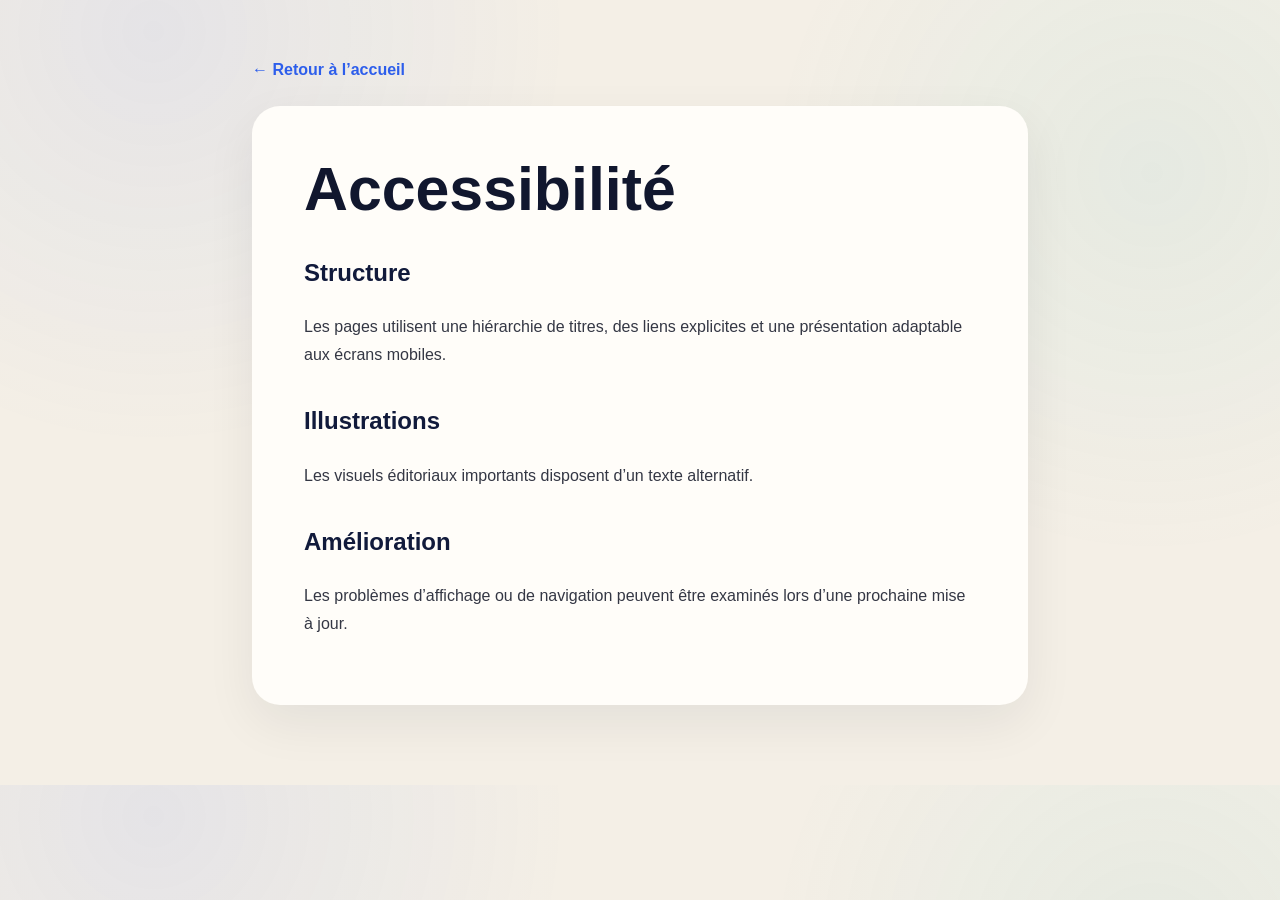
<file: public/accessibilite/index.html>
<!doctype html>
<html lang="fr">
<head>
<meta charset="utf-8">
<meta name="viewport" content="width=device-width,initial-scale=1">
<title>Accessibilité</title>
<meta name="description" content="Accessibilité du site.">
<meta name="theme-color" content="#10162f">
<link rel="icon" href="/favicon.ico" sizes="any">
<link rel="icon" type="image/png" href="/favicon.png">
<link rel="stylesheet" href="../assets/css/site.css">
</head>
<body data-schema-kind="webpage" data-schema-description="Accessibilité du site.">
<main class="utility">
<a class="utility-back" href="../">← Retour à l’accueil</a>
<div class="utility-card"><h1>Accessibilité</h1><section><h2>Structure</h2><p>Les pages utilisent une hiérarchie de titres, des liens explicites et une présentation adaptable aux écrans mobiles.</p></section><section><h2>Illustrations</h2><p>Les visuels éditoriaux importants disposent d’un texte alternatif.</p></section><section><h2>Amélioration</h2><p>Les problèmes d’affichage ou de navigation peuvent être examinés lors d’une prochaine mise à jour.</p></section></div>
</main>
<script src="../assets/js/seo-runtime.js" defer></script>
</body>
</html>
</file>
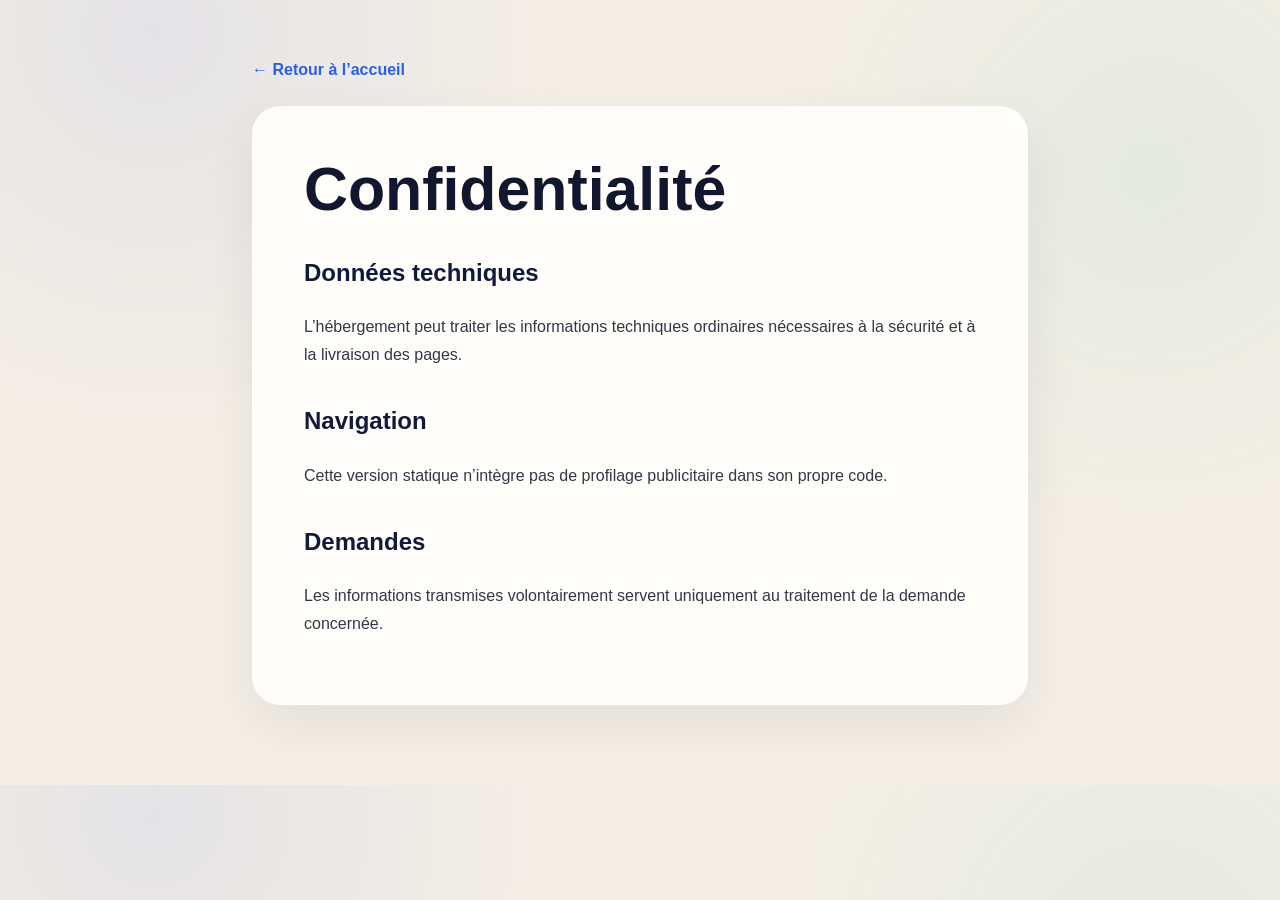
<file: public/confidentialite/index.html>
<!doctype html>
<html lang="fr">
<head>
<meta charset="utf-8">
<meta name="viewport" content="width=device-width,initial-scale=1">
<title>Confidentialité</title>
<meta name="description" content="Confidentialité du site.">
<meta name="theme-color" content="#10162f">
<link rel="icon" href="/favicon.ico" sizes="any">
<link rel="icon" type="image/png" href="/favicon.png">
<link rel="stylesheet" href="../assets/css/site.css">
</head>
<body data-schema-kind="webpage" data-schema-description="Confidentialité du site.">
<main class="utility">
<a class="utility-back" href="../">← Retour à l’accueil</a>
<div class="utility-card"><h1>Confidentialité</h1><section><h2>Données techniques</h2><p>L’hébergement peut traiter les informations techniques ordinaires nécessaires à la sécurité et à la livraison des pages.</p></section><section><h2>Navigation</h2><p>Cette version statique n’intègre pas de profilage publicitaire dans son propre code.</p></section><section><h2>Demandes</h2><p>Les informations transmises volontairement servent uniquement au traitement de la demande concernée.</p></section></div>
</main>
<script src="../assets/js/seo-runtime.js" defer></script>
</body>
</html>
</file>
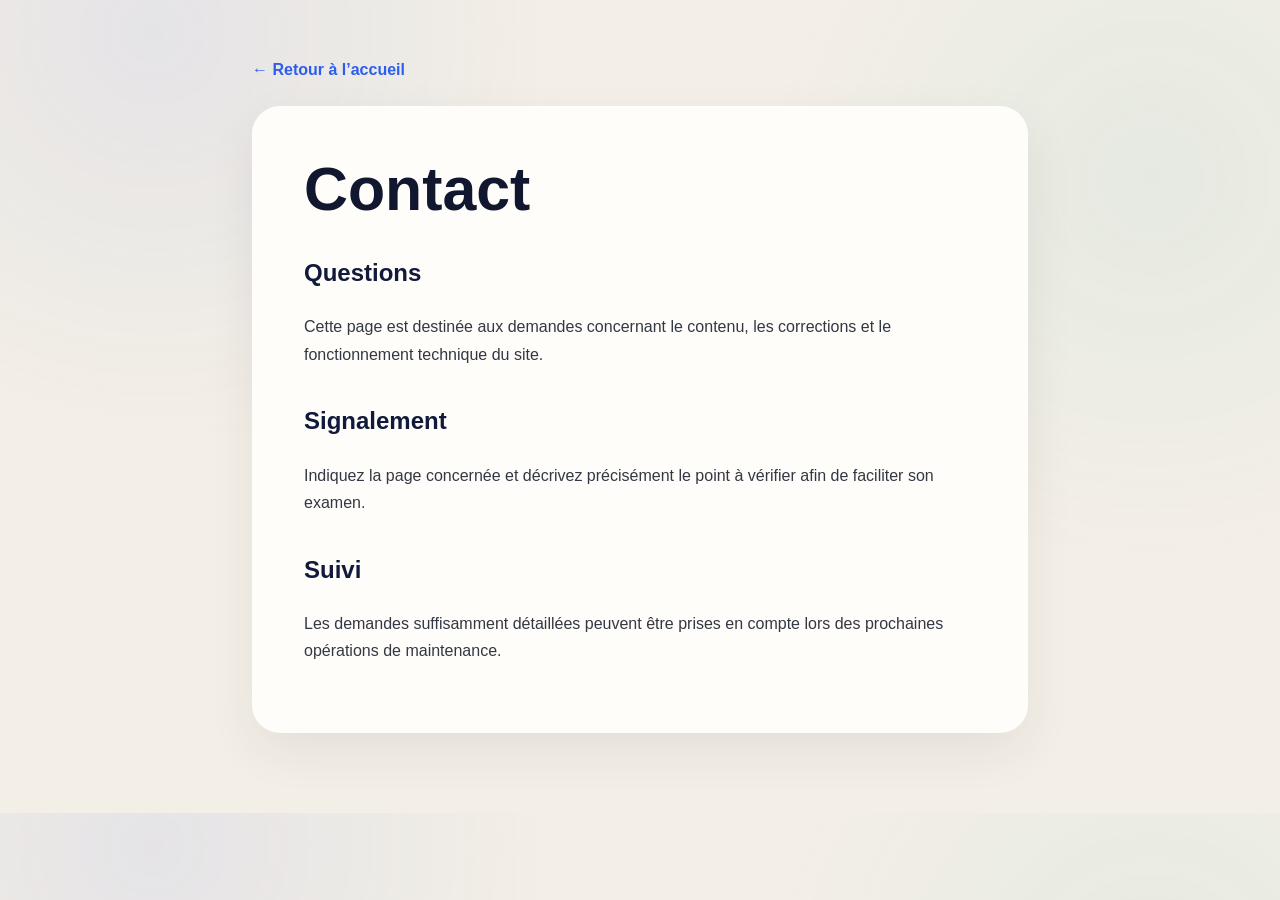
<file: public/contact/index.html>
<!doctype html>
<html lang="fr">
<head>
<meta charset="utf-8">
<meta name="viewport" content="width=device-width,initial-scale=1">
<title>Contact</title>
<meta name="description" content="Contact du site.">
<meta name="theme-color" content="#10162f">
<link rel="icon" href="/favicon.ico" sizes="any">
<link rel="icon" type="image/png" href="/favicon.png">
<link rel="stylesheet" href="../assets/css/site.css">
</head>
<body data-schema-kind="webpage" data-schema-description="Contact du site.">
<main class="utility">
<a class="utility-back" href="../">← Retour à l’accueil</a>
<div class="utility-card"><h1>Contact</h1><section><h2>Questions</h2><p>Cette page est destinée aux demandes concernant le contenu, les corrections et le fonctionnement technique du site.</p></section><section><h2>Signalement</h2><p>Indiquez la page concernée et décrivez précisément le point à vérifier afin de faciliter son examen.</p></section><section><h2>Suivi</h2><p>Les demandes suffisamment détaillées peuvent être prises en compte lors des prochaines opérations de maintenance.</p></section></div>
</main>
<script src="../assets/js/seo-runtime.js" defer></script>
</body>
</html>
</file>
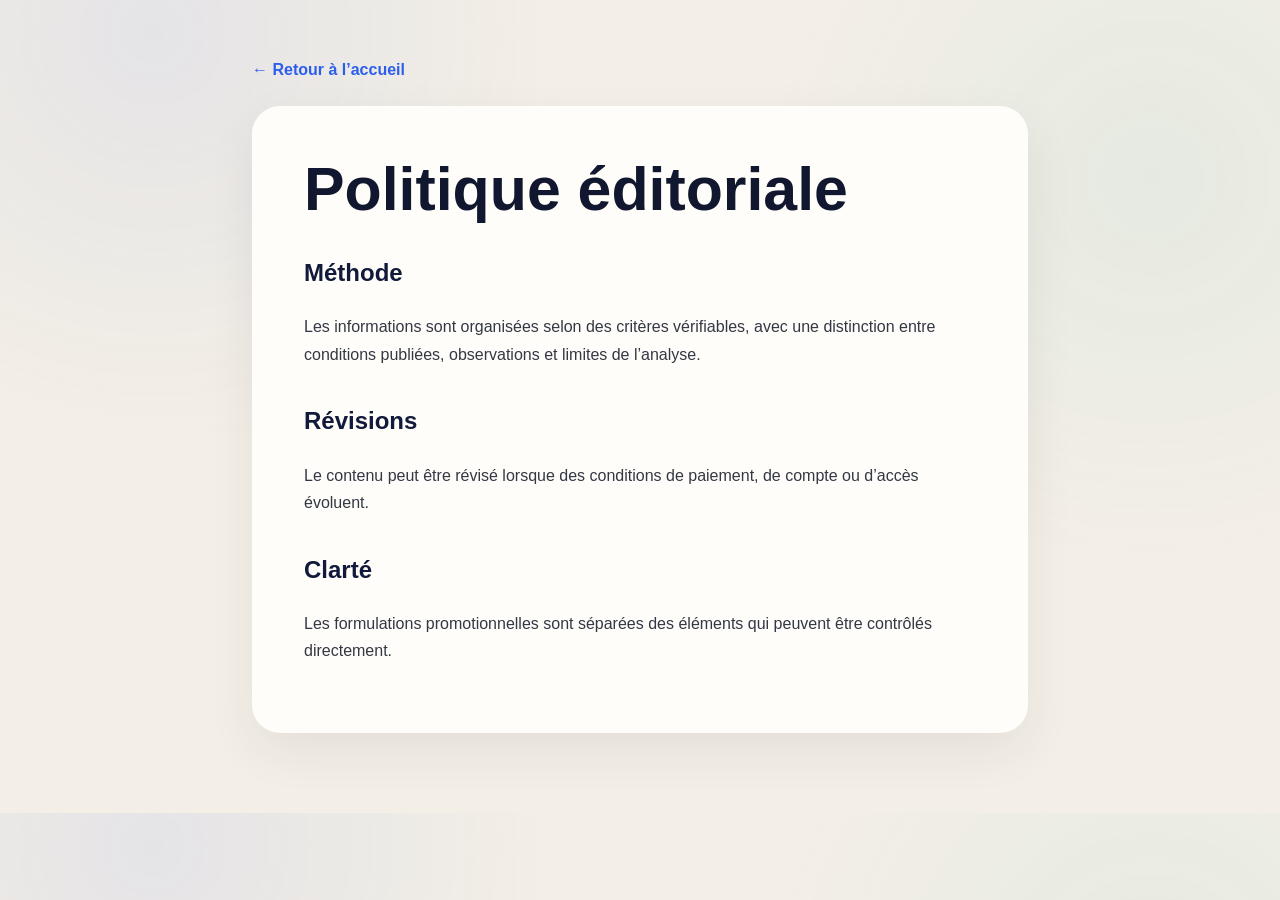
<file: public/politique-editoriale/index.html>
<!doctype html>
<html lang="fr">
<head>
<meta charset="utf-8">
<meta name="viewport" content="width=device-width,initial-scale=1">
<title>Politique éditoriale</title>
<meta name="description" content="Politique éditoriale du site.">
<meta name="theme-color" content="#10162f">
<link rel="icon" href="/favicon.ico" sizes="any">
<link rel="icon" type="image/png" href="/favicon.png">
<link rel="stylesheet" href="../assets/css/site.css">
</head>
<body data-schema-kind="webpage" data-schema-description="Politique éditoriale du site.">
<main class="utility">
<a class="utility-back" href="../">← Retour à l’accueil</a>
<div class="utility-card"><h1>Politique éditoriale</h1><section><h2>Méthode</h2><p>Les informations sont organisées selon des critères vérifiables, avec une distinction entre conditions publiées, observations et limites de l’analyse.</p></section><section><h2>Révisions</h2><p>Le contenu peut être révisé lorsque des conditions de paiement, de compte ou d’accès évoluent.</p></section><section><h2>Clarté</h2><p>Les formulations promotionnelles sont séparées des éléments qui peuvent être contrôlés directement.</p></section></div>
</main>
<script src="../assets/js/seo-runtime.js" defer></script>
</body>
</html>
</file>
<file: public/assets/css/site.css>
:root{--bg:#f4efe6;--paper:#fffdf9;--ink:#11172e;--text:#343744;--muted:#717583;--line:#dcd8d0;--navy:#111a3b;--blue:#2d5eeb;--aqua:#21a3a7;--green:#17865a;--green-dark:#0f6744;--max:1160px;--article:900px}
*{box-sizing:border-box}html{scroll-behavior:smooth}
body{margin:0;background:radial-gradient(circle at 12% 4%,rgba(45,94,235,.08),transparent 26rem),radial-gradient(circle at 90% 22%,rgba(33,163,167,.07),transparent 24rem),var(--bg);color:var(--text);font-family:Inter,ui-sans-serif,-apple-system,BlinkMacSystemFont,"Segoe UI",Roboto,Arial,sans-serif;line-height:1.72}
img{display:block;max-width:100%}a{color:inherit}.skip-link{position:absolute;left:-9999px;top:10px}.skip-link:focus{left:12px;z-index:100;background:#fff;padding:10px 14px;border-radius:8px}
main{max-width:var(--max);margin:0 auto;padding:28px 22px 78px}
.hero{position:relative;overflow:hidden;padding:clamp(34px,7vw,82px);border-radius:34px;background:linear-gradient(135deg,rgba(255,255,255,.04),rgba(255,255,255,0)),var(--navy);color:#fff;box-shadow:0 24px 70px rgba(17,23,46,.15)}
.hero::after{content:"₿";position:absolute;right:-18px;bottom:-85px;font-size:clamp(13rem,28vw,26rem);line-height:1;font-weight:800;color:rgba(255,255,255,.035);pointer-events:none}
.hero-kicker{display:inline-flex;align-items:center;gap:8px;margin-bottom:20px;font-size:.78rem;font-weight:800;letter-spacing:.13em;text-transform:uppercase;color:#bcd8ff}.hero-kicker::before{content:"";width:26px;height:2px;background:var(--aqua)}
.hero h1{position:relative;z-index:1;max-width:930px;margin:0;font-size:clamp(2.5rem,6vw,5.3rem);line-height:.98;letter-spacing:-.05em}
.hero-summary{position:relative;z-index:1;max-width:680px;margin:24px 0 0;color:#cdd3e8;font-size:1.06rem}
.section-nav{display:flex;gap:10px;overflow-x:auto;margin:22px 0 30px;padding:2px 0 8px;scrollbar-width:thin}
.section-nav a{flex:0 0 auto;display:flex;align-items:center;gap:10px;padding:11px 15px;border:1px solid var(--line);border-radius:999px;background:rgba(255,253,249,.85);text-decoration:none;color:#454a58;font-size:.82rem;line-height:1.2;backdrop-filter:blur(10px)}
.section-nav a:hover{border-color:#aeb8cf;color:var(--navy)}.section-nav span{display:grid;place-items:center;width:27px;height:27px;border-radius:50%;background:var(--navy);color:#fff;font-size:.67rem;font-weight:800}
.article-shell{max-width:var(--article);margin:0 auto;padding:clamp(25px,5vw,58px);border:1px solid rgba(215,210,201,.8);border-radius:30px;background:rgba(255,253,249,.94);box-shadow:0 18px 55px rgba(17,23,46,.07)}
.article-shell h2{position:relative;margin:2.3em 0 .7em;padding-top:20px;color:var(--ink);font-size:clamp(1.7rem,3.2vw,2.55rem);line-height:1.13;letter-spacing:-.03em;border-top:1px solid var(--line)}
.article-shell h2::before{content:"";position:absolute;left:0;top:-2px;width:58px;height:4px;border-radius:999px;background:linear-gradient(90deg,var(--blue),var(--aqua))}
.article-shell h3{margin:1.9em 0 .55em;color:var(--navy);font-size:1.28rem;line-height:1.3}.article-shell p{margin:0 0 1.1em}.article-shell ul,.article-shell ol{margin:1rem 0 1.45rem;padding-left:1.35rem}.article-shell li{margin:.48rem 0}
.article-shell blockquote{margin:1.6rem 0;padding:20px 22px;border:0;border-radius:18px;background:#edf2fb;color:#263049;box-shadow:inset 4px 0 0 var(--blue)}
.article-shell table{width:100%;margin:1.45rem 0 1.9rem;border-collapse:separate;border-spacing:0;overflow:hidden;border:1px solid var(--line);border-radius:16px;font-size:.91rem}
.article-shell th,.article-shell td{padding:12px 13px;border-right:1px solid var(--line);border-bottom:1px solid var(--line);text-align:left;vertical-align:top}.article-shell th:last-child,.article-shell td:last-child{border-right:0}.article-shell tr:last-child td{border-bottom:0}.article-shell th{background:var(--navy);color:#fff;font-weight:750}
.editorial-visual{margin:1.65rem 0 2.15rem;padding:8px;border-radius:22px;background:linear-gradient(135deg,#e6ebf4,#f7f1e8)}
.editorial-visual img{display:block;width:100%;height:auto;max-width:100%;object-fit:contain;object-position:center;border-radius:16px}
.ranking-block{margin:2rem 0 2.8rem;padding:0}.ranking-intro{display:grid;grid-template-columns:auto 1fr;column-gap:14px;align-items:end;margin-bottom:16px}
.ranking-intro .eyebrow{grid-row:1/3;align-self:center;padding:8px 11px;border-radius:10px;background:var(--blue);color:#fff;font-size:.7rem;font-weight:800;letter-spacing:.08em;text-transform:uppercase}
.ranking-intro h2{margin:0!important;padding:0!important;border:0!important;font-size:1.65rem!important}.ranking-intro h2::before{display:none!important}.ranking-intro p{margin:2px 0 0;color:var(--muted);font-size:.88rem}
.ranking-list{display:grid;gap:10px}
.rank-card{position:relative;display:grid;grid-template-columns:48px 74px minmax(150px,.9fr) minmax(210px,1.25fr) 142px;gap:14px;align-items:center;min-height:102px;padding:13px 14px;border:1px solid #dce0e8;border-radius:18px;background:#fff;box-shadow:0 7px 19px rgba(18,24,48,.045)}
.rank-card.is-top{border-color:#9cb1f4;background:linear-gradient(90deg,#f2f5ff 0,#fff 38%)}
.rank-number{display:grid;place-items:center;width:40px;height:40px;border-radius:13px;background:var(--navy);color:#fff;font-size:1rem;font-weight:900}.is-top .rank-number{background:var(--blue)}
.logo-box{width:70px;height:70px;display:grid;place-items:center;overflow:hidden;border-radius:17px;box-shadow:inset 0 0 0 1px rgba(17,23,46,.07)}.logo-box img{width:78%;height:78%;object-fit:contain}
.brand-name{color:var(--ink);font-size:1.07rem;font-weight:850}.rating-line{display:flex;align-items:center;gap:7px;margin-top:4px;color:var(--muted);font-size:.83rem}
.stars{--fill:100%;position:relative;display:inline-block;font-size:16px;line-height:1;letter-spacing:1px;color:#d9dde5}.stars::before{content:"★★★★★"}.stars::after{content:"★★★★★";position:absolute;left:0;top:0;width:var(--fill);overflow:hidden;color:#f2ad31;white-space:nowrap}
.bonus-label{margin-bottom:2px;color:#7a8290;font-size:.68rem;font-weight:800;letter-spacing:.07em;text-transform:uppercase}.bonus-text{color:#252b3c;font-weight:750;line-height:1.32}
.cta-button{display:flex;align-items:center;justify-content:center;min-height:48px;border-radius:14px;background:var(--green);color:#fff!important;text-decoration:none;font-weight:850}.cta-button:hover{background:var(--green-dark)}
.top-chip{position:absolute;top:-9px;right:16px;padding:4px 8px;border-radius:999px;background:var(--blue);color:#fff;font-size:.62rem;font-weight:850;letter-spacing:.05em}
.affiliate-error{padding:18px;border-radius:16px;background:#fff1f1;color:#8d3434;text-align:center}
.skeleton-card{grid-template-columns:48px 74px 1fr 1.1fr 142px}.skeleton{position:relative;overflow:hidden;border-radius:10px;background:#e8ebf0}.skeleton::after{content:"";position:absolute;inset:0;transform:translateX(-100%);background:linear-gradient(90deg,transparent,rgba(255,255,255,.68),transparent);animation:shimmer 1.2s infinite}.rank-s{width:40px;height:40px}.logo-s{width:70px;height:70px}.text-s{height:44px}.bonus-s{height:48px}.button-s{height:48px}@keyframes shimmer{100%{transform:translateX(100%)}}
.site-footer{max-width:var(--max);margin:0 auto 30px;padding:28px 26px;border-radius:24px;background:var(--navy);color:#d3d8e8;display:flex;justify-content:space-between;gap:24px}.site-footer nav{display:flex;flex-wrap:wrap;gap:10px 18px}.site-footer a{text-decoration:none;color:#fff}.site-footer a:hover{text-decoration:underline}.footer-brand{max-width:420px;font-size:.9rem}
.utility{max-width:820px;margin:0 auto;padding:56px 22px 80px}.utility-card{padding:clamp(26px,5vw,52px);border-radius:28px;background:#fffdf9;box-shadow:0 18px 50px rgba(17,23,46,.07)}.utility h1{margin:0 0 24px;color:var(--ink);font-size:clamp(2.25rem,5vw,3.8rem);line-height:1.03}.utility h2{margin-top:32px;color:var(--navy)}.utility-back{display:inline-block;margin-bottom:22px;text-decoration:none;color:var(--blue);font-weight:700}
@media(max-width:850px){.article-shell{padding:25px 20px}.rank-card{grid-template-columns:44px 64px 1fr 140px}.bonus-col{grid-column:3/5}.logo-box{width:62px;height:62px}}
@media(max-width:620px){main{padding:14px 12px 54px}.hero{padding:34px 24px;border-radius:24px}.hero h1{font-size:clamp(2.35rem,12vw,4rem)}.section-nav{margin:14px 0 22px}.article-shell{padding:23px 17px;border-radius:22px}.article-shell table{display:block;overflow-x:auto;white-space:normal}.ranking-intro{grid-template-columns:1fr}.ranking-intro .eyebrow{grid-row:auto;width:max-content;margin-bottom:9px}.rank-card{grid-template-columns:58px 1fr;gap:11px;padding:16px 14px}.rank-number{position:absolute;top:10px;right:10px;width:32px;height:32px;border-radius:10px;font-size:.82rem}.logo-box{width:58px;height:58px}.brand-col{padding-right:34px}.bonus-col{grid-column:1/-1;padding:12px;border-radius:12px;background:#f3f5f8;text-align:center}.cta-col{grid-column:1/-1}.cta-button{min-height:52px}.top-chip{right:auto;left:14px}.skeleton-card{grid-template-columns:58px 1fr}.rank-s{display:none}.logo-s{width:58px;height:58px}.bonus-s,.button-s{grid-column:1/-1}.site-footer{margin:0 12px 18px;flex-direction:column;border-radius:20px}}
</file>
